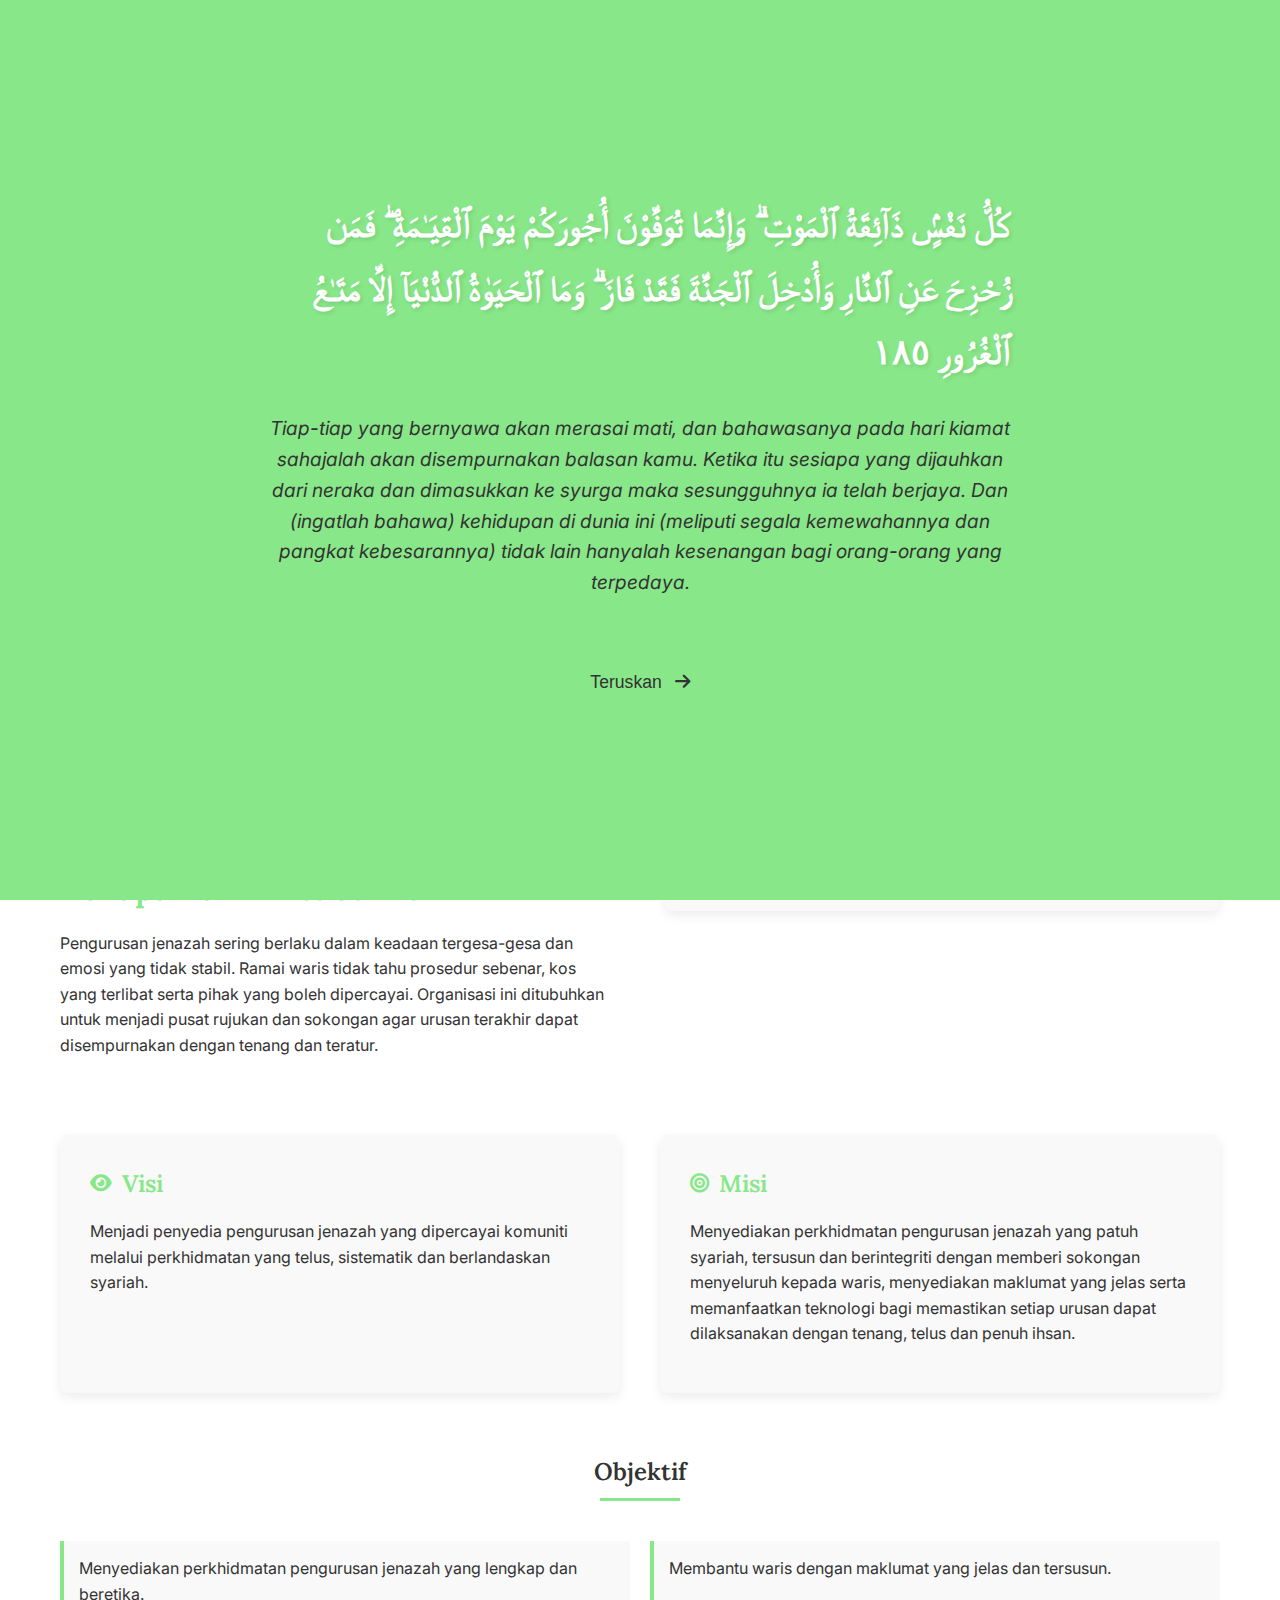
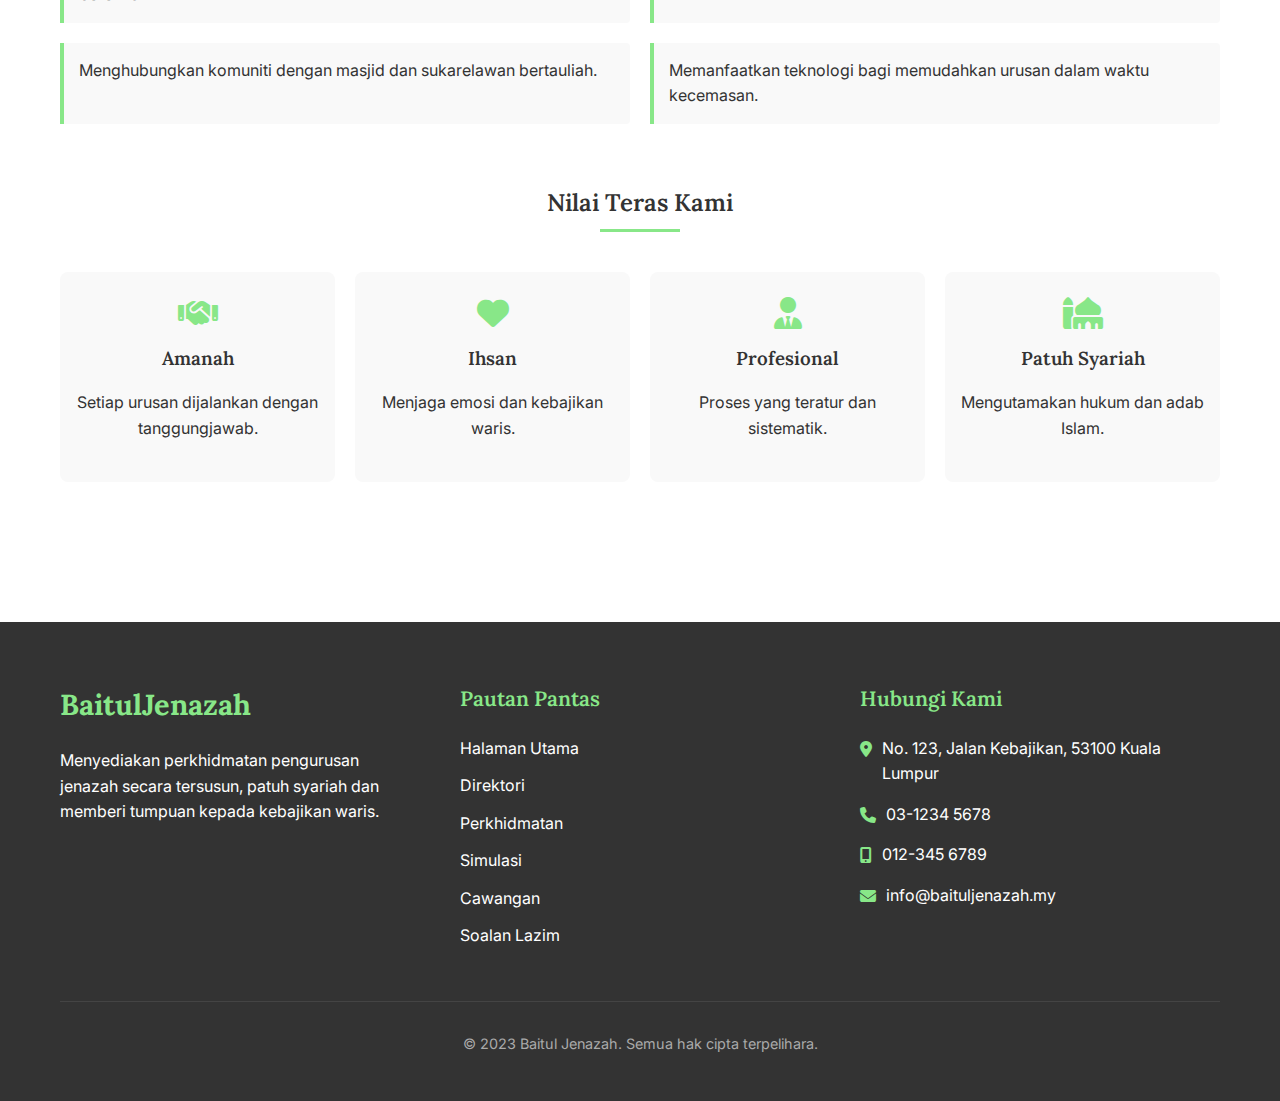
<file: index.html>
<!DOCTYPE html>
<html lang="ms">
<head>
    <meta charset="UTF-8">
    <meta name="viewport" content="width=device-width, initial-scale=1.0">
    <title>Baitul Jenazah - Pengurusan Jenazah Patuh Syariah</title>
    <link rel="preconnect" href="https://fonts.googleapis.com">
    <link rel="preconnect" href="https://fonts.gstatic.com" crossorigin>
    <link href="https://fonts.googleapis.com/css2?family=Lora:wght@400;500;600;700&family=Inter:wght@300;400;500;600&display=swap" rel="stylesheet">
    <link rel="stylesheet" href="https://cdnjs.cloudflare.com/ajax/libs/font-awesome/6.4.0/css/all.min.css">
    <link rel="icon" href="media/Logo BaitulJenazah.png" type="image/png">
    <style>
        /* Reset dan dasar */
        * {
            margin: 0;
            padding: 0;
            box-sizing: border-box;
        }
        
        :root {
            --primary-color: #88E788;
            --secondary-color: #FFFFFF;
            --text-dark: #333333;
            --text-light: #666666;
            --shadow: 0 4px 12px rgba(0, 0, 0, 0.08);
        }
        
        body {
            font-family: 'Inter', sans-serif;
            line-height: 1.6;
            color: var(--text-dark);
            background-color: #f9f9f9;
            overflow-x: hidden;
        }
        
        h1, h2, h3, h4, h5, h6 {
            font-family: 'Lora', serif;
            font-weight: 600;
            margin-bottom: 1rem;
        }
        
        p {
            margin-bottom: 1rem;
        }
        
        a {
            text-decoration: none;
            color: inherit;
        }
        
        ul {
            list-style: none;
        }
        
        .container {
            width: 100%;
            max-width: 1200px;
            margin: 0 auto;
            padding: 0 20px;
        }
        
        .btn {
            display: inline-block;
            background-color: var(--primary-color);
            color: var(--text-dark);
            padding: 12px 28px;
            border-radius: 4px;
            font-weight: 500;
            border: none;
            cursor: pointer;
            transition: all 0.3s ease;
            font-size: 1rem;
            text-align: center;
        }
        
        .btn:hover {
            background-color: #78d178;
            transform: translateY(-2px);
            box-shadow: var(--shadow);
        }
        
        .btn i {
            margin-left: 8px;
        }
        
        /* Loading page */
        .loading-page {
            position: fixed;
            top: 0;
            left: 0;
            width: 100%;
            height: 100%;
            background-color: var(--primary-color);
            display: flex;
            flex-direction: column;
            justify-content: center;
            align-items: center;
            z-index: 9999;
            transition: opacity 0.8s ease;
        }
        
        .loading-content {
            text-align: center;
            max-width: 800px;
            padding: 30px;
        }
        
        .arabic-text {
            font-size: 2.2rem;
            font-weight: 700;
            color: var(--secondary-color);
            text-align: right;
            direction: rtl;
            margin-bottom: 30px;
            line-height: 1.8;
            text-shadow: 2px 2px 4px rgba(0, 0, 0, 0.1);
        }
        
        .translation-text {
            font-size: 1.2rem;
            color: var(--text-dark);
            font-style: italic;
            margin-bottom: 40px;
            line-height: 1.6;
        }
        
        .loading-btn {
            margin-top: 20px;
            font-size: 1.1rem;
            padding: 14px 36px;
        }
        
        /* Header */
        header {
            background-color: var(--secondary-color);
            box-shadow: var(--shadow);
            position: sticky;
            top: 0;
            z-index: 100;
        }
        
        .header-container {
            display: flex;
            justify-content: space-between;
            align-items: center;
            padding: 20px;
        }
        
        .logo {
            font-family: 'Lora', serif;
            font-size: 1.8rem;
            font-weight: 700;
            color: var(--primary-color);
        }
        
        .logo span {
            color: var(--text-dark);
        }
        
        nav ul {
            display: flex;
            gap: 30px;
        }
        
        nav a {
            font-weight: 500;
            transition: color 0.3s;
            position: relative;
        }
        
        nav a:hover {
            color: var(--primary-color);
        }
        
        nav a.active {
            color: var(--primary-color);
        }
        
        nav a.active::after {
            content: '';
            position: absolute;
            bottom: -5px;
            left: 0;
            width: 100%;
            height: 2px;
            background-color: var(--primary-color);
        }
        
        .mobile-menu-btn {
            display: none;
            font-size: 1.5rem;
            background: none;
            border: none;
            color: var(--text-dark);
            cursor: pointer;
        }
        
        /* Hero section */
        .hero {
            background: linear-gradient(rgba(136, 231, 136, 0.9), rgba(136, 231, 136, 0.8)), url('https://images.unsplash.com/photo-1576091160550-2173dba999ef?ixlib=rb-4.0.3&auto=format&fit=crop&w=1350&q=80');
            background-size: cover;
            background-position: center;
            padding: 80px 0;
            text-align: center;
            color: var(--text-dark);
        }
        
        .hero h1 {
            font-size: 3rem;
            margin-bottom: 20px;
        }
        
        .hero p {
            font-size: 1.2rem;
            max-width: 800px;
            margin: 0 auto 30px;
        }
        
        /* Main content */
        .main-content {
            padding: 80px 0;
            background-color: var(--secondary-color);
        }
        
        .section-title {
            text-align: center;
            margin-bottom: 50px;
            position: relative;
        }
        
        .section-title::after {
            content: '';
            position: absolute;
            bottom: -10px;
            left: 50%;
            transform: translateX(-50%);
            width: 80px;
            height: 3px;
            background-color: var(--primary-color);
        }
        
        .about-content {
            display: grid;
            grid-template-columns: 1fr 1fr;
            gap: 50px;
            margin-bottom: 60px;
        }
        
        .about-text h2 {
            font-size: 2rem;
            color: var(--primary-color);
        }
        
        .mission-vision {
            display: grid;
            grid-template-columns: repeat(2, 1fr);
            gap: 40px;
            margin-bottom: 60px;
        }
        
        .card {
            background-color: #f9f9f9;
            padding: 30px;
            border-radius: 8px;
            box-shadow: var(--shadow);
            transition: transform 0.3s ease;
        }
        
        .card:hover {
            transform: translateY(-5px);
        }
        
        .card h3 {
            color: var(--primary-color);
            font-size: 1.5rem;
            display: flex;
            align-items: center;
            gap: 10px;
        }
        
        .card h3 i {
            font-size: 1.2rem;
        }
        
        .objectives {
            margin-bottom: 60px;
        }
        
        .objectives ul {
            display: grid;
            grid-template-columns: repeat(2, 1fr);
            gap: 20px;
        }
        
        .objectives li {
            padding: 15px;
            background-color: #f9f9f9;
            border-left: 4px solid var(--primary-color);
            border-radius: 0 4px 4px 0;
        }
        
        .core-values {
            margin-bottom: 60px;
        }
        
        .values-grid {
            display: grid;
            grid-template-columns: repeat(4, 1fr);
            gap: 20px;
        }
        
        .value-item {
            text-align: center;
            padding: 25px 15px;
            background-color: #f9f9f9;
            border-radius: 8px;
            transition: all 0.3s ease;
        }
        
        .value-item:hover {
            background-color: var(--primary-color);
            color: var(--text-dark);
        }
        
        .value-item i {
            font-size: 2rem;
            color: var(--primary-color);
            margin-bottom: 15px;
        }
        
        .value-item:hover i {
            color: var(--text-dark);
        }
        
        /* Footer */
        footer {
            background-color: #333;
            color: var(--secondary-color);
            padding: 60px 0 30px;
        }
        
        .footer-content {
            display: grid;
            grid-template-columns: repeat(3, 1fr);
            gap: 40px;
            margin-bottom: 40px;
        }
        
        .footer-logo {
            font-family: 'Lora', serif;
            font-size: 1.8rem;
            font-weight: 700;
            color: var(--primary-color);
            margin-bottom: 20px;
        }
        
        .footer-links h3, .footer-contact h3 {
            font-size: 1.3rem;
            margin-bottom: 20px;
            color: var(--primary-color);
        }
        
        .footer-links ul li {
            margin-bottom: 12px;
        }
        
        .footer-links ul li a:hover {
            color: var(--primary-color);
        }
        
        .footer-contact p {
            display: flex;
            align-items: flex-start;
            gap: 10px;
            margin-bottom: 15px;
        }
        
        .footer-contact i {
            color: var(--primary-color);
            margin-top: 5px;
        }
        
        .copyright {
            text-align: center;
            padding-top: 30px;
            border-top: 1px solid #444;
            font-size: 0.9rem;
            color: #aaa;
        }
        
        /* Responsif */
        @media (max-width: 992px) {
            .about-content {
                grid-template-columns: 1fr;
            }
            
            .mission-vision {
                grid-template-columns: 1fr;
            }
            
            .objectives ul {
                grid-template-columns: 1fr;
            }
            
            .values-grid {
                grid-template-columns: repeat(2, 1fr);
            }
            
            .footer-content {
                grid-template-columns: repeat(2, 1fr);
            }
            
            .hero h1 {
                font-size: 2.5rem;
            }
            
            .arabic-text {
                font-size: 1.8rem;
            }
        }
        
        @media (max-width: 768px) {
            .header-container {
                padding: 15px;
            }
            
            nav {
                position: fixed;
                top: 70px;
                left: 0;
                width: 100%;
                background-color: var(--secondary-color);
                box-shadow: var(--shadow);
                padding: 20px;
                transform: translateY(-100%);
                opacity: 0;
                visibility: hidden;
                transition: all 0.3s ease;
            }
            
            nav.active {
                transform: translateY(0);
                opacity: 1;
                visibility: visible;
            }
            
            nav ul {
                flex-direction: column;
                gap: 15px;
            }
            
            .mobile-menu-btn {
                display: block;
            }
            
            .hero {
                padding: 60px 0;
            }
            
            .hero h1 {
                font-size: 2rem;
            }
            
            .hero p {
                font-size: 1rem;
            }
            
            .main-content {
                padding: 60px 0;
            }
            
            .arabic-text {
                font-size: 1.5rem;
            }
        }
        
        @media (max-width: 576px) {
            .values-grid {
                grid-template-columns: 1fr;
            }
            
            .footer-content {
                grid-template-columns: 1fr;
            }
            
            .btn {
                width: 100%;
            }
            
            .arabic-text {
                font-size: 1.3rem;
            }
            
            .translation-text {
                font-size: 1rem;
            }
        }
    </style>
</head>
<body>
    <!-- Loading Page -->
    <div class="loading-page" id="loadingPage">
        <div class="loading-content">
            <div class="arabic-text">
                كُلُّ نَفْسٍۢ ذَآئِقَةُ ٱلْمَوْتِ ۗ وَإِنَّمَا تُوَفَّوْنَ أُجُورَكُمْ يَوْمَ ٱلْقِيَـٰمَةِ ۖ فَمَن زُحْزِحَ عَنِ ٱلنَّارِ وَأُدْخِلَ ٱلْجَنَّةَ فَقَدْ فَازَ ۗ وَمَا ٱلْحَيَوٰةُ ٱلدُّنْيَآ إِلَّا مَتَـٰعُ ٱلْغُرُورِ ١٨٥
            </div>
            <div class="translation-text">
                Tiap-tiap yang bernyawa akan merasai mati, dan bahawasanya pada hari kiamat sahajalah akan disempurnakan balasan kamu. Ketika itu sesiapa yang dijauhkan dari neraka dan dimasukkan ke syurga maka sesungguhnya ia telah berjaya. Dan (ingatlah bahawa) kehidupan di dunia ini (meliputi segala kemewahannya dan pangkat kebesarannya) tidak lain hanyalah kesenangan bagi orang-orang yang terpedaya.
            </div>
            <button class="btn loading-btn" id="continueBtn">
                Teruskan <i class="fas fa-arrow-right"></i>
            </button>
        </div>
    </div>

    <!-- Header -->
    <header>
        <div class="container header-container">
            <div class="logo">Baitul<span>Jenazah</span></div>
            <button class="mobile-menu-btn" id="mobileMenuBtn">
                <i class="fas fa-bars"></i>
            </button>
            <nav id="mainNav">
                <ul>
                    <li><a href="https://baituljenazah.github.io/" class="active">Laman Utama</a></li>
                    <li><a href="https://baituljenazah.github.io/direktori.html">Direktori</a></li>
                    <li><a href="https://baituljenazah.github.io/perkhidmatan.html">Perkhidmatan</a></li>
                    <li><a href="https://baituljenazah.github.io/simulasi.html">Simulasi</a></li>
                    <li><a href="https://baituljenazah.github.io/cawangan.html">Cawangan</a></li>
                    <li><a href="https://baituljenazah.github.io/soalanlazim.html">Soalan Lazim</a></li>
                </ul>
            </nav>
        </div>
    </header>

    <!-- Main Content -->
    <main>
        <!-- Hero Section -->
        <section class="hero" id="home">
            <div class="container">
                <h1>Baitul Jenazah</h1>
                <p>Menyediakan perkhidmatan pengurusan jenazah secara tersusun, patuh syariah dan memberi tumpuan kepada kebajikan waris.</p>
                <a href="#about" class="btn">Ketahui Lebih Lanjut <i class="fas fa-info-circle"></i></a>
            </div>
        </section>

        <!-- About Section -->
        <section class="main-content" id="about">
            <div class="container">
                <h2 class="section-title">Tentang Baitul Jenazah</h2>
                
                <div class="about-content">
                    <div class="about-text">
                        <h2>Siapa Kami</h2>
                        <p>Baitul Jenazah adalah sebuah organisasi yang menyediakan perkhidmatan pengurusan jenazah secara tersusun, patuh syariah dan memberi tumpuan kepada kebajikan waris. Kami memahami bahawa saat kehilangan adalah waktu yang sukar, justeru setiap urusan dijalankan dengan penuh amanah, ihsan dan hormat terhadap si mati serta keluarga.</p>
                        
                        <h2>Kenapa Kami Ditubuhkan</h2>
                        <p>Pengurusan jenazah sering berlaku dalam keadaan tergesa-gesa dan emosi yang tidak stabil. Ramai waris tidak tahu prosedur sebenar, kos yang terlibat serta pihak yang boleh dipercayai. Organisasi ini ditubuhkan untuk menjadi pusat rujukan dan sokongan agar urusan terakhir dapat disempurnakan dengan tenang dan teratur.</p>
                    </div>
                    
                    <div class="about-image">
                        <div class="card">
                            <h3><i class="fas fa-hands-helping"></i> Komitmen Kami</h3>
                            <p>Kami komited memastikan setiap pengurusan jenazah dilakukan dengan penuh hormat, ketelitian dan kesederhanaan tanpa mengambil kesempatan atas kesedihan waris. Kami percaya bahawa Baitul Jenazah bukan sekadar perkhidmatan tetapi amanah terakhir yang perlu disempurnakan dengan sebaiknya.</p>
                        </div>
                    </div>
                </div>
                
                <div class="mission-vision">
                    <div class="card">
                        <h3><i class="fas fa-eye"></i> Visi</h3>
                        <p>Menjadi penyedia pengurusan jenazah yang dipercayai komuniti melalui perkhidmatan yang telus, sistematik dan berlandaskan syariah.</p>
                    </div>
                    
                    <div class="card">
                        <h3><i class="fas fa-bullseye"></i> Misi</h3>
                        <p>Menyediakan perkhidmatan pengurusan jenazah yang patuh syariah, tersusun dan berintegriti dengan memberi sokongan menyeluruh kepada waris, menyediakan maklumat yang jelas serta memanfaatkan teknologi bagi memastikan setiap urusan dapat dilaksanakan dengan tenang, telus dan penuh ihsan.</p>
                    </div>
                </div>
                
                <div class="objectives">
                    <h2 class="section-title">Objektif</h2>
                    <ul>
                        <li>Menyediakan perkhidmatan pengurusan jenazah yang lengkap dan beretika.</li>
                        <li>Membantu waris dengan maklumat yang jelas dan tersusun.</li>
                        <li>Menghubungkan komuniti dengan masjid dan sukarelawan bertauliah.</li>
                        <li>Memanfaatkan teknologi bagi memudahkan urusan dalam waktu kecemasan.</li>
                    </ul>
                </div>
                
                <div class="core-values">
                    <h2 class="section-title">Nilai Teras Kami</h2>
                    <div class="values-grid">
                        <div class="value-item">
                            <i class="fas fa-handshake"></i>
                            <h3>Amanah</h3>
                            <p>Setiap urusan dijalankan dengan tanggungjawab.</p>
                        </div>
                        <div class="value-item">
                            <i class="fas fa-heart"></i>
                            <h3>Ihsan</h3>
                            <p>Menjaga emosi dan kebajikan waris.</p>
                        </div>
                        <div class="value-item">
                            <i class="fas fa-user-tie"></i>
                            <h3>Profesional</h3>
                            <p>Proses yang teratur dan sistematik.</p>
                        </div>
                        <div class="value-item">
                            <i class="fas fa-mosque"></i>
                            <h3>Patuh Syariah</h3>
                            <p>Mengutamakan hukum dan adab Islam.</p>
                        </div>
                    </div>
                </div>
            </div>
        </section>
    </main>

    <!-- Footer -->
    <footer id="contact">
        <div class="container">
            <div class="footer-content">
                <div class="footer-about">
                    <div class="footer-logo">BaitulJenazah</div>
                    <p>Menyediakan perkhidmatan pengurusan jenazah secara tersusun, patuh syariah dan memberi tumpuan kepada kebajikan waris.</p>
                </div>
                
                <div class="footer-links">
                    <h3>Pautan Pantas</h3>
                    <ul>
                        <li><a href="https://baituljenazah.github.io/" class="active">Halaman Utama</a></li>
                        <li><a href="https://baituljenazah.github.io/direktori.html">Direktori</a></li>
                        <li><a href="https://baituljenazah.github.io/perkhidmatan.html">Perkhidmatan</a></li>
                        <li><a href="https://baituljenazah.github.io/simulasi.html">Simulasi</a></li>
                        <li><a href="https://baituljenazah.github.io/cawangan.html">Cawangan</a></li>
                        <li><a href="https://baituljenazah.github.io/soalanlazim.html">Soalan Lazim</a></li>
                    </ul>
                </div>
                
                <div class="footer-contact">
                    <h3>Hubungi Kami</h3>
                    <p><i class="fas fa-map-marker-alt"></i> No. 123, Jalan Kebajikan, 53100 Kuala Lumpur</p>
                    <p><i class="fas fa-phone"></i> 03-1234 5678</p>
                    <p><i class="fas fa-mobile-alt"></i> 012-345 6789</p>
                    <p><i class="fas fa-envelope"></i> info@baituljenazah.my</p>
                </div>
            </div>
            
            <div class="copyright">
                <p>&copy; 2023 Baitul Jenazah. Semua hak cipta terpelihara.</p>
            </div>
        </div>
    </footer>

    <script>
        // Loading page functionality
        document.addEventListener('DOMContentLoaded', function() {
            const loadingPage = document.getElementById('loadingPage');
            const continueBtn = document.getElementById('continueBtn');
            const mobileMenuBtn = document.getElementById('mobileMenuBtn');
            const mainNav = document.getElementById('mainNav');
            
            // Continue button - hide loading page
            continueBtn.addEventListener('click', function() {
                loadingPage.style.opacity = '0';
                setTimeout(() => {
                    loadingPage.style.display = 'none';
                }, 800);
                
                // Smooth scroll to home section
                document.querySelector('#home').scrollIntoView({
                    behavior: 'smooth'
                });
            });
            
            // Mobile menu toggle
            mobileMenuBtn.addEventListener('click', function() {
                mainNav.classList.toggle('active');
                mobileMenuBtn.innerHTML = mainNav.classList.contains('active') 
                    ? '<i class="fas fa-times"></i>' 
                    : '<i class="fas fa-bars"></i>';
            });
            
            // Close mobile menu when clicking on a link
            const navLinks = document.querySelectorAll('nav a');
            navLinks.forEach(link => {
                link.addEventListener('click', function() {
                    mainNav.classList.remove('active');
                    mobileMenuBtn.innerHTML = '<i class="fas fa-bars"></i>';
                });
            });
            
            // Smooth scrolling for anchor links
            document.querySelectorAll('a[href^="#"]').forEach(anchor => {
                anchor.addEventListener('click', function(e) {
                    e.preventDefault();
                    
                    const targetId = this.getAttribute('href');
                    if(targetId === '#') return;
                    
                    const targetElement = document.querySelector(targetId);
                    if(targetElement) {
                        window.scrollTo({
                            top: targetElement.offsetTop - 80,
                            behavior: 'smooth'
                        });
                    }
                });
            });
            
            // Active navigation highlighting
            window.addEventListener('scroll', function() {
                const sections = document.querySelectorAll('section');
                const navLinks = document.querySelectorAll('nav a');
                
                let current = '';
                sections.forEach(section => {
                    const sectionTop = section.offsetTop;
                    const sectionHeight = section.clientHeight;
                    if(scrollY >= (sectionTop - 100)) {
                        current = section.getAttribute('id');
                    }
                });
                
                navLinks.forEach(link => {
                    link.classList.remove('active');
                    if(link.getAttribute('href') === '#' + current) {
                        link.classList.add('active');
                    }
                });
            });
            
            // Auto-hide loading page after 10 seconds
            setTimeout(function() {
                if(loadingPage.style.display !== 'none') {
                    loadingPage.style.opacity = '0';
                    setTimeout(() => {
                        loadingPage.style.display = 'none';
                    }, 800);
                }
            }, 10000);
        });
    </script>
</body>
</html>
</file>
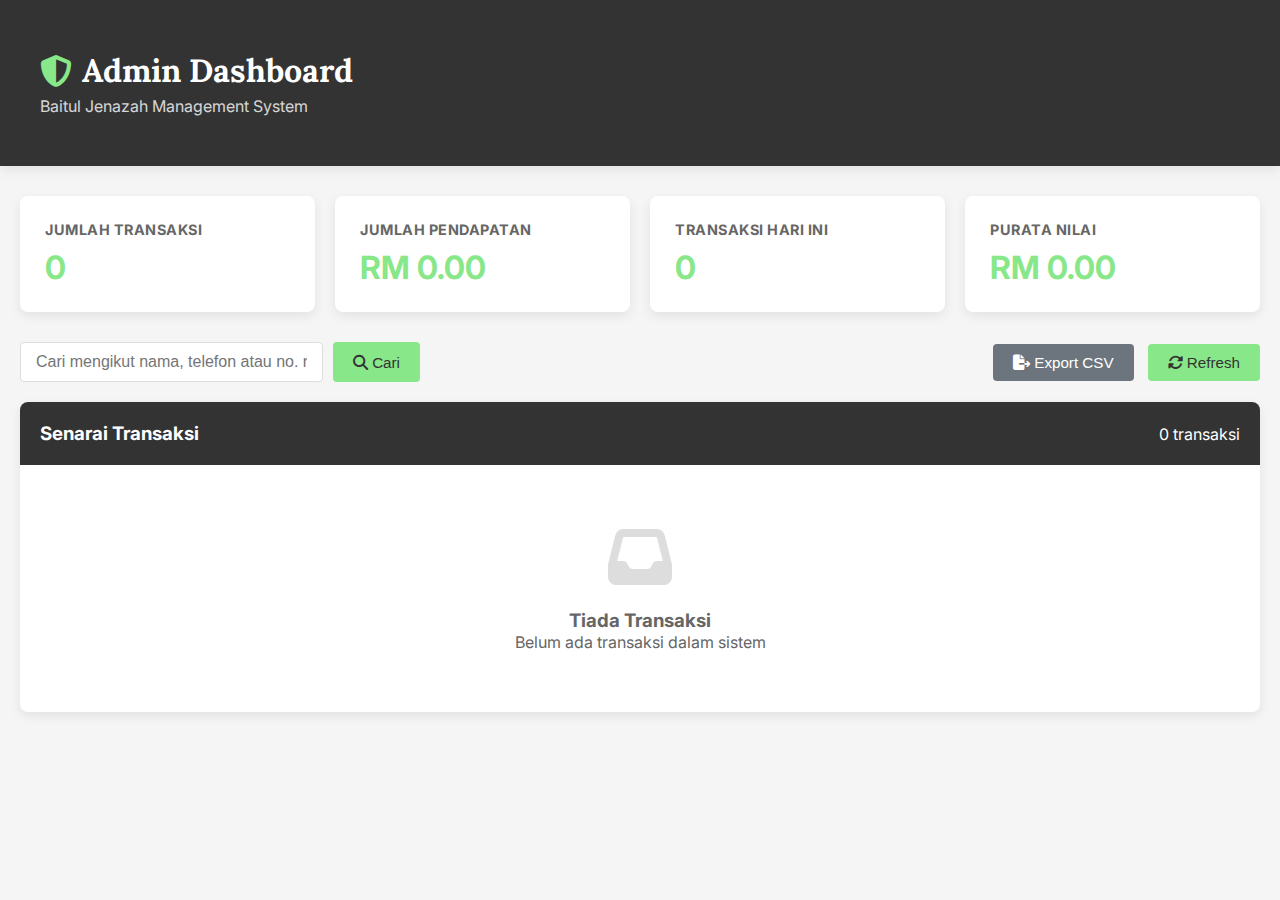
<file: admin.html>
<!DOCTYPE html>
<html lang="ms">
<head>
    <meta charset="UTF-8">
    <meta name="viewport" content="width=device-width, initial-scale=1.0">
    <title>Admin Dashboard - Baitul Jenazah</title>
    <link rel="preconnect" href="https://fonts.googleapis.com">
    <link rel="preconnect" href="https://fonts.gstatic.com" crossorigin>
    <link href="https://fonts.googleapis.com/css2?family=Lora:wght@400;500;600;700&family=Inter:wght@300;400;500;600&display=swap" rel="stylesheet">
    <link rel="stylesheet" href="https://cdnjs.cloudflare.com/ajax/libs/font-awesome/6.4.0/css/all.min.css">
    <style>
        * {
            margin: 0;
            padding: 0;
            box-sizing: border-box;
        }
        
        :root {
            --primary-color: #88E788;
            --secondary-color: #FFFFFF;
            --text-dark: #333333;
            --text-light: #666666;
            --shadow: 0 4px 12px rgba(0, 0, 0, 0.08);
            --danger: #e74c3c;
            --success: #27ae60;
        }
        
        body {
            font-family: 'Inter', sans-serif;
            background-color: #f5f5f5;
            color: var(--text-dark);
        }
        
        .header {
            background-color: var(--text-dark);
            color: white;
            padding: 20px;
            box-shadow: var(--shadow);
        }
        
        .header h1 {
            font-family: 'Lora', serif;
            display: flex;
            align-items: center;
            gap: 10px;
        }
        
        .header h1 i {
            color: var(--primary-color);
        }
        
        .container {
            max-width: 1400px;
            margin: 0 auto;
            padding: 30px 20px;
        }
        
        .stats-grid {
            display: grid;
            grid-template-columns: repeat(auto-fit, minmax(250px, 1fr));
            gap: 20px;
            margin-bottom: 30px;
        }
        
        .stat-card {
            background: white;
            padding: 25px;
            border-radius: 8px;
            box-shadow: var(--shadow);
        }
        
        .stat-card h3 {
            font-size: 0.9rem;
            color: var(--text-light);
            margin-bottom: 10px;
            text-transform: uppercase;
            letter-spacing: 0.5px;
        }
        
        .stat-value {
            font-size: 2rem;
            font-weight: 700;
            color: var(--primary-color);
        }
        
        .controls {
            display: flex;
            justify-content: space-between;
            align-items: center;
            margin-bottom: 20px;
            flex-wrap: wrap;
            gap: 15px;
        }
        
        .search-box {
            display: flex;
            gap: 10px;
            flex: 1;
            max-width: 400px;
        }
        
        .search-box input {
            flex: 1;
            padding: 10px 15px;
            border: 1px solid #ddd;
            border-radius: 4px;
            font-size: 1rem;
        }
        
        .btn {
            padding: 10px 20px;
            border: none;
            border-radius: 4px;
            font-weight: 500;
            cursor: pointer;
            transition: all 0.3s ease;
            font-size: 0.95rem;
        }
        
        .btn-primary {
            background-color: var(--primary-color);
            color: var(--text-dark);
        }
        
        .btn-primary:hover {
            background-color: #78d178;
        }
        
        .btn-danger {
            background-color: var(--danger);
            color: white;
        }
        
        .btn-danger:hover {
            background-color: #c0392b;
        }
        
        .transactions-table {
            background: white;
            border-radius: 8px;
            box-shadow: var(--shadow);
            overflow: hidden;
        }
        
        .table-header {
            background-color: var(--text-dark);
            color: white;
            padding: 20px;
            display: flex;
            justify-content: space-between;
            align-items: center;
        }
        
        .table-wrapper {
            overflow-x: auto;
        }
        
        table {
            width: 100%;
            border-collapse: collapse;
        }
        
        thead {
            background-color: #f9f9f9;
        }
        
        th {
            padding: 15px;
            text-align: left;
            font-weight: 600;
            color: var(--text-dark);
            border-bottom: 2px solid #eee;
        }
        
        td {
            padding: 15px;
            border-bottom: 1px solid #eee;
        }
        
        tbody tr:hover {
            background-color: #f9f9f9;
        }
        
        .status-badge {
            padding: 5px 12px;
            border-radius: 20px;
            font-size: 0.85rem;
            font-weight: 500;
        }
        
        .status-completed {
            background-color: #d4edda;
            color: #155724;
        }
        
        .view-btn {
            background-color: var(--primary-color);
            color: var(--text-dark);
            padding: 6px 15px;
            border-radius: 4px;
            border: none;
            cursor: pointer;
            font-size: 0.9rem;
        }
        
        .view-btn:hover {
            background-color: #78d178;
        }
        
        .modal {
            display: none;
            position: fixed;
            top: 0;
            left: 0;
            width: 100%;
            height: 100%;
            background-color: rgba(0,0,0,0.5);
            z-index: 1000;
            overflow-y: auto;
        }
        
        .modal.active {
            display: flex;
            align-items: center;
            justify-content: center;
        }
        
        .modal-content {
            background: white;
            width: 90%;
            max-width: 700px;
            border-radius: 8px;
            margin: 20px;
            max-height: 90vh;
            overflow-y: auto;
        }
        
        .modal-header {
            padding: 20px;
            background-color: var(--primary-color);
            display: flex;
            justify-content: space-between;
            align-items: center;
            border-radius: 8px 8px 0 0;
        }
        
        .modal-header h3 {
            margin: 0;
            font-family: 'Lora', serif;
        }
        
        .close-btn {
            background: none;
            border: none;
            font-size: 1.5rem;
            cursor: pointer;
            color: var(--text-dark);
        }
        
        .modal-body {
            padding: 30px;
        }
        
        .detail-section {
            margin-bottom: 25px;
        }
        
        .detail-section h4 {
            color: var(--primary-color);
            margin-bottom: 10px;
            font-size: 1.1rem;
        }
        
        .detail-row {
            display: grid;
            grid-template-columns: 150px 1fr;
            padding: 8px 0;
            border-bottom: 1px solid #f0f0f0;
        }
        
        .detail-label {
            font-weight: 600;
            color: var(--text-dark);
        }
        
        .detail-value {
            color: var(--text-light);
        }
        
        .items-list {
            background: #f9f9f9;
            padding: 15px;
            border-radius: 4px;
        }
        
        .item-row {
            display: flex;
            justify-content: space-between;
            padding: 8px 0;
            border-bottom: 1px solid #e0e0e0;
        }
        
        .item-row:last-child {
            border-bottom: none;
            font-weight: 600;
            margin-top: 10px;
            padding-top: 15px;
            border-top: 2px solid #ddd;
        }
        
        .empty-state {
            text-align: center;
            padding: 60px 20px;
            color: var(--text-light);
        }
        
        .empty-state i {
            font-size: 4rem;
            color: #ddd;
            margin-bottom: 20px;
        }
        
        .loading {
            text-align: center;
            padding: 40px;
            color: var(--text-light);
        }
        
        .loading i {
            font-size: 2rem;
            color: var(--primary-color);
        }
        
        .export-btn {
            background-color: #6c757d;
            color: white;
        }
        
        .export-btn:hover {
            background-color: #5a6268;
        }
        
        @media (max-width: 768px) {
            .stats-grid {
                grid-template-columns: 1fr;
            }
            
            .controls {
                flex-direction: column;
                align-items: stretch;
            }
            
            .search-box {
                max-width: 100%;
            }
            
            .detail-row {
                grid-template-columns: 1fr;
                gap: 5px;
            }
            
            table {
                font-size: 0.9rem;
            }
            
            th, td {
                padding: 10px;
            }
        }
    </style>
</head>
<body>
    <!-- Simple Password Protection (optional) -->
    <script>
        // Comment/remove this section if you don't want password protection
        const ADMIN_PASSWORD = "admin123"; // Change this to your preferred password
        
        function checkPassword() {
            const password = prompt("Sila masukkan kata laluan admin:");
            if (password !== ADMIN_PASSWORD) {
                alert("Kata laluan salah!");
                window.location.href = "index.html"; // Redirect to homepage
            }
        }
        
        // Uncomment line below to enable password protection
        // window.onload = checkPassword;
    </script>

    <div class="header">
        <div class="container">
            <h1><i class="fas fa-shield-alt"></i> Admin Dashboard</h1>
            <p style="margin: 5px 0 0 0; opacity: 0.8;">Baitul Jenazah Management System</p>
        </div>
    </div>

    <div class="container">
        <div class="stats-grid">
            <div class="stat-card">
                <h3>Jumlah Transaksi</h3>
                <div class="stat-value" id="totalTransactions">0</div>
            </div>
            <div class="stat-card">
                <h3>Jumlah Pendapatan</h3>
                <div class="stat-value" id="totalRevenue">RM 0.00</div>
            </div>
            <div class="stat-card">
                <h3>Transaksi Hari Ini</h3>
                <div class="stat-value" id="todayTransactions">0</div>
            </div>
            <div class="stat-card">
                <h3>Purata Nilai</h3>
                <div class="stat-value" id="avgValue">RM 0.00</div>
            </div>
        </div>

        <div class="controls">
            <div class="search-box">
                <input type="text" id="searchInput" placeholder="Cari mengikut nama, telefon atau no. rujukan...">
                <button class="btn btn-primary" onclick="searchTransactions()">
                    <i class="fas fa-search"></i> Cari
                </button>
            </div>
            <div>
                <button class="btn export-btn" onclick="exportToCSV()">
                    <i class="fas fa-file-export"></i> Export CSV
                </button>
                <button class="btn btn-primary" onclick="loadTransactions()" style="margin-left: 10px;">
                    <i class="fas fa-sync-alt"></i> Refresh
                </button>
            </div>
        </div>

        <div class="transactions-table">
            <div class="table-header">
                <h3>Senarai Transaksi</h3>
                <span id="transactionCount">0 transaksi</span>
            </div>
            
            <div id="loadingState" class="loading" style="display: none;">
                <i class="fas fa-spinner fa-spin"></i>
                <p>Memuatkan data...</p>
            </div>
            
            <div id="tableContent" style="display: none;">
                <div class="table-wrapper">
                    <table>
                        <thead>
                            <tr>
                                <th>No. Rujukan</th>
                                <th>Tarikh & Masa</th>
                                <th>Nama Pelanggan</th>
                                <th>Telefon</th>
                                <th>Jumlah</th>
                                <th>Status</th>
                                <th>Tindakan</th>
                            </tr>
                        </thead>
                        <tbody id="transactionsBody">
                        </tbody>
                    </table>
                </div>
            </div>
            
            <div id="emptyState" class="empty-state" style="display: none;">
                <i class="fas fa-inbox"></i>
                <h3>Tiada Transaksi</h3>
                <p>Belum ada transaksi dalam sistem</p>
            </div>
        </div>
    </div>

    <!-- Detail Modal -->
    <div class="modal" id="detailModal">
        <div class="modal-content">
            <div class="modal-header">
                <h3>Butiran Transaksi</h3>
                <button class="close-btn" onclick="closeModal()">
                    <i class="fas fa-times"></i>
                </button>
            </div>
            <div class="modal-body" id="modalBody">
            </div>
        </div>
    </div>

    <script>
        let allTransactions = [];
        let filteredTransactions = [];

        // Load transactions from localStorage
        async function loadTransactions() {
            try {
                document.getElementById('loadingState').style.display = 'block';
                document.getElementById('tableContent').style.display = 'none';
                document.getElementById('emptyState').style.display = 'none';

                // Read from localStorage
                const transactionsStr = localStorage.getItem('baituljenazah_transactions');
                
                if (!transactionsStr) {
                    showEmptyState();
                    return;
                }

                allTransactions = JSON.parse(transactionsStr);
                
                // Sort by timestamp (newest first)
                allTransactions.sort((a, b) => new Date(b.timestamp) - new Date(a.timestamp));
                
                filteredTransactions = [...allTransactions];
                displayTransactions();
                updateStats();

            } catch (error) {
                console.error('Error loading transactions:', error);
                showEmptyState();
            } finally {
                document.getElementById('loadingState').style.display = 'none';
            }
        }

        function displayTransactions() {
            const tbody = document.getElementById('transactionsBody');
            
            if (filteredTransactions.length === 0) {
                showEmptyState();
                return;
            }

            document.getElementById('tableContent').style.display = 'block';
            document.getElementById('emptyState').style.display = 'none';

            tbody.innerHTML = filteredTransactions.map(trans => `
                <tr>
                    <td><strong>${trans.refNumber}</strong></td>
                    <td>${trans.date}</td>
                    <td>${trans.customer.name}</td>
                    <td>${trans.customer.phone}</td>
                    <td><strong>RM ${trans.total.toLocaleString('en-MY', {minimumFractionDigits: 2})}</strong></td>
                    <td><span class="status-badge status-completed">${trans.status}</span></td>
                    <td>
                        <button class="view-btn" onclick='viewTransaction(${JSON.stringify(trans).replace(/'/g, "&#39;")})'>
                            <i class="fas fa-eye"></i> Lihat
                        </button>
                    </td>
                </tr>
            `).join('');

            document.getElementById('transactionCount').textContent = `${filteredTransactions.length} transaksi`;
        }

        function showEmptyState() {
            document.getElementById('loadingState').style.display = 'none';
            document.getElementById('tableContent').style.display = 'none';
            document.getElementById('emptyState').style.display = 'block';
            document.getElementById('transactionCount').textContent = '0 transaksi';
        }

        function updateStats() {
            const totalTransactions = allTransactions.length;
            const totalRevenue = allTransactions.reduce((sum, t) => sum + t.total, 0);
            
            // Today's transactions
            const today = new Date().toDateString();
            const todayTrans = allTransactions.filter(t => {
                const transDate = new Date(t.timestamp).toDateString();
                return transDate === today;
            }).length;
            
            const avgValue = totalTransactions > 0 ? totalRevenue / totalTransactions : 0;

            document.getElementById('totalTransactions').textContent = totalTransactions;
            document.getElementById('totalRevenue').textContent = `RM ${totalRevenue.toLocaleString('en-MY', {minimumFractionDigits: 2})}`;
            document.getElementById('todayTransactions').textContent = todayTrans;
            document.getElementById('avgValue').textContent = `RM ${avgValue.toLocaleString('en-MY', {minimumFractionDigits: 2})}`;
        }

        function searchTransactions() {
            const query = document.getElementById('searchInput').value.toLowerCase();
            
            if (!query) {
                filteredTransactions = [...allTransactions];
            } else {
                filteredTransactions = allTransactions.filter(trans => 
                    trans.refNumber.toLowerCase().includes(query) ||
                    trans.customer.name.toLowerCase().includes(query) ||
                    trans.customer.phone.includes(query) ||
                    (trans.customer.email && trans.customer.email.toLowerCase().includes(query))
                );
            }
            
            displayTransactions();
        }

        function viewTransaction(transaction) {
            const modal = document.getElementById('detailModal');
            const modalBody = document.getElementById('modalBody');
            
            modalBody.innerHTML = `
                <div class="detail-section">
                    <h4><i class="fas fa-info-circle"></i> Maklumat Transaksi</h4>
                    <div class="detail-row">
                        <span class="detail-label">No. Rujukan:</span>
                        <span class="detail-value">${transaction.refNumber}</span>
                    </div>
                    <div class="detail-row">
                        <span class="detail-label">Tarikh & Masa:</span>
                        <span class="detail-value">${transaction.date}</span>
                    </div>
                    <div class="detail-row">
                        <span class="detail-label">Status:</span>
                        <span class="detail-value"><span class="status-badge status-completed">${transaction.status}</span></span>
                    </div>
                </div>

                <div class="detail-section">
                    <h4><i class="fas fa-user"></i> Maklumat Pelanggan</h4>
                    <div class="detail-row">
                        <span class="detail-label">Nama:</span>
                        <span class="detail-value">${transaction.customer.name}</span>
                    </div>
                    <div class="detail-row">
                        <span class="detail-label">Telefon:</span>
                        <span class="detail-value">${transaction.customer.phone}</span>
                    </div>
                    <div class="detail-row">
                        <span class="detail-label">Email:</span>
                        <span class="detail-value">${transaction.customer.email || '-'}</span>
                    </div>
                    <div class="detail-row">
                        <span class="detail-label">Alamat:</span>
                        <span class="detail-value">${transaction.customer.address}</span>
                    </div>
                    ${transaction.customer.notes ? `
                    <div class="detail-row">
                        <span class="detail-label">Nota:</span>
                        <span class="detail-value">${transaction.customer.notes}</span>
                    </div>
                    ` : ''}
                </div>

                <div class="detail-section">
                    <h4><i class="fas fa-credit-card"></i> Maklumat Pembayaran</h4>
                    <div class="detail-row">
                        <span class="detail-label">Kaedah:</span>
                        <span class="detail-value">${transaction.payment.method === 'credit_card' ? 'Kad Kredit/Debit' : 'Bank Transfer Online'}</span>
                    </div>
                    <div class="detail-row">
                        <span class="detail-label">Nama Kad:</span>
                        <span class="detail-value">${transaction.payment.cardName}</span>
                    </div>
                    <div class="detail-row">
                        <span class="detail-label">No. Kad:</span>
                        <span class="detail-value">**** **** **** ${transaction.payment.cardLast4}</span>
                    </div>
                </div>

                <div class="detail-section">
                    <h4><i class="fas fa-shopping-cart"></i> Item Pesanan</h4>
                    <div class="items-list">
                        ${transaction.items.map(item => `
                            <div class="item-row">
                                <div>
                                    <strong>${item.name}</strong>
                                    <div style="font-size: 0.85rem; color: #666;">${item.category}</div>
                                </div>
                                <div style="font-weight: 600;">RM ${item.price.toLocaleString('en-MY', {minimumFractionDigits: 2})}</div>
                            </div>
                        `).join('')}
                        <div class="item-row">
                            <span>JUMLAH KESELURUHAN</span>
                            <span style="color: #88E788;">RM ${transaction.total.toLocaleString('en-MY', {minimumFractionDigits: 2})}</span>
                        </div>
                    </div>
                </div>

                <div style="margin-top: 20px; display: flex; gap: 10px;">
                    <button class="btn btn-primary" onclick="window.print()">
                        <i class="fas fa-print"></i> Cetak
                    </button>
                    <button class="btn btn-danger" onclick="deleteTransaction('${transaction.refNumber}')">
                        <i class="fas fa-trash"></i> Padam
                    </button>
                </div>
            `;
            
            modal.classList.add('active');
        }

        function closeModal() {
            document.getElementById('detailModal').classList.remove('active');
        }

        async function deleteTransaction(refNumber) {
            if (!confirm('Adakah anda pasti mahu memadam transaksi ini?')) {
                return;
            }

            try {
                // Remove from localStorage
                const transactions = JSON.parse(localStorage.getItem('baituljenazah_transactions') || '[]');
                const filtered = transactions.filter(t => t.refNumber !== refNumber);
                localStorage.setItem('baituljenazah_transactions', JSON.stringify(filtered));
                
                closeModal();
                await loadTransactions();
                alert('Transaksi berjaya dipadam');
            } catch (error) {
                console.error('Error deleting transaction:', error);
                alert('Ralat semasa memadam transaksi');
            }
        }

        function exportToCSV() {
            if (allTransactions.length === 0) {
                alert('Tiada data untuk diexport');
                return;
            }

            // Create CSV content
            const headers = ['No. Rujukan', 'Tarikh', 'Nama', 'Telefon', 'Email', 'Alamat', 'Jumlah', 'Status'];
            
            const csvRows = [
                headers.join(','),
                ...allTransactions.map(trans => [
                    trans.refNumber,
                    `"${trans.date}"`,
                    `"${trans.customer.name}"`,
                    trans.customer.phone,
                    `"${trans.customer.email || ''}"`,
                    `"${trans.customer.address}"`,
                    trans.total,
                    trans.status
                ].join(','))
            ];

            const csvString = csvRows.join('\n');
            
            // Create download link
            const blob = new Blob([csvString], { type: 'text/csv' });
            const url = window.URL.createObjectURL(blob);
            const a = document.createElement('a');
            a.href = url;
            a.download = `transactions_${new Date().toISOString().split('T')[0]}.csv`;
            document.body.appendChild(a);
            a.click();
            document.body.removeChild(a);
            window.URL.revokeObjectURL(url);
        }

        // Search on Enter key
        document.getElementById('searchInput').addEventListener('keypress', function(e) {
            if (e.key === 'Enter') {
                searchTransactions();
            }
        });

        // Load transactions on page load
        loadTransactions();
    </script>
</body>
</html>
</file>
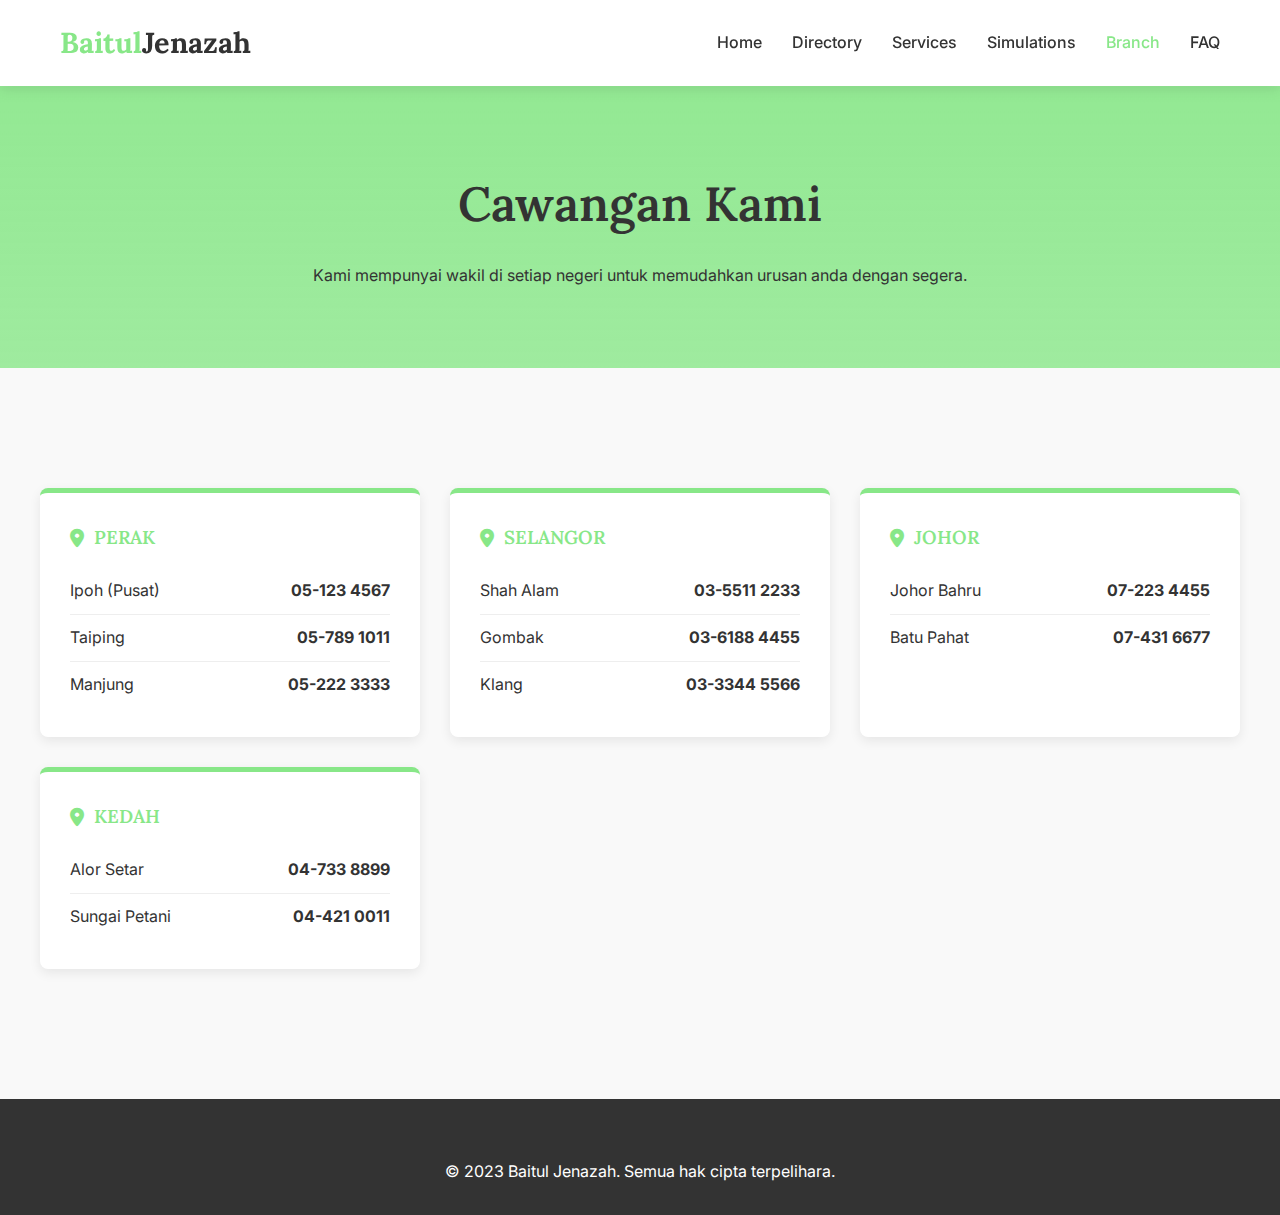
<file: branch.html>
<!DOCTYPE html>
<html lang="ms">
<head>
    <meta charset="UTF-8">
    <meta name="viewport" content="width=device-width, initial-scale=1.0">
    <title>Branch - Baitul Jenazah</title>
    <link rel="preconnect" href="https://fonts.googleapis.com">
    <link rel="preconnect" href="https://fonts.gstatic.com" crossorigin>
    <link href="https://fonts.googleapis.com/css2?family=Lora:wght@400;500;600;700&family=Inter:wght@300;400;500;600&display=swap" rel="stylesheet">
    <link rel="stylesheet" href="https://cdnjs.cloudflare.com/ajax/libs/font-awesome/6.4.0/css/all.min.css">
    
    <style>
        /* Menggunakan CSS yang sama dengan Directory/Services */
        * {
            margin: 0;
            padding: 0;
            box-sizing: border-box;
        }
        
        :root {
            --primary-color: #88E788;
            --secondary-color: #FFFFFF;
            --text-dark: #333333;
            --text-light: #666666;
            --shadow: 0 4px 12px rgba(0, 0, 0, 0.08);
        }
        
        body {
            font-family: 'Inter', sans-serif;
            line-height: 1.6;
            color: var(--text-dark);
            background-color: #f9f9f9;
        }
        
        h1, h2, h3 {
            font-family: 'Lora', serif;
            font-weight: 600;
        }
        
        .container {
            width: 100%;
            max-width: 1200px;
            margin: 0 auto;
            padding: 0 20px;
        }
        
        /* Header */
        header {
            background-color: var(--secondary-color);
            box-shadow: var(--shadow);
            position: sticky;
            top: 0;
            z-index: 100;
        }
        
        .header-container {
            display: flex;
            justify-content: space-between;
            align-items: center;
            padding: 20px;
        }
        
        .logo {
            font-family: 'Lora', serif;
            font-size: 1.8rem;
            font-weight: 700;
            color: var(--primary-color);
        }
        
        .logo span { color: var(--text-dark); }
        
        nav ul { display: flex; gap: 30px; list-style: none; }
        
        nav a {
            text-decoration: none;
            color: var(--text-dark);
            font-weight: 500;
            transition: color 0.3s;
        }
        
        nav a:hover, nav a.active { color: var(--primary-color); }

        /* Hero */
        .hero {
            background: linear-gradient(rgba(136, 231, 136, 0.9), rgba(136, 231, 136, 0.8)), url('https://images.unsplash.com/photo-1576091160550-2173dba999ef?ixlib=rb-4.0.3&auto=format&fit=crop&w=1350&q=80');
            background-size: cover;
            background-position: center;
            padding: 80px 0;
            text-align: center;
            color: var(--text-dark);
        }
        
        .hero h1 { font-size: 3rem; margin-bottom: 20px; }

        /* Branch Content */
        .branch-section { padding: 80px 0; }

        .branch-grid {
            display: grid;
            grid-template-columns: repeat(auto-fit, minmax(300px, 1fr));
            gap: 30px;
            margin-top: 40px;
        }

        .branch-card {
            background: white;
            padding: 30px;
            border-radius: 8px;
            box-shadow: var(--shadow);
            border-top: 5px solid var(--primary-color);
            transition: transform 0.3s ease;
        }

        .branch-card:hover { transform: translateY(-5px); }

        .branch-card h3 {
            color: var(--primary-color);
            margin-bottom: 15px;
            display: flex;
            align-items: center;
            gap: 10px;
        }

        .branch-card ul { list-style: none; }

        .branch-card ul li {
            padding: 10px 0;
            border-bottom: 1px solid #eee;
            display: flex;
            justify-content: space-between;
        }

        .branch-card ul li:last-child { border-bottom: none; }

        /* Footer */
        footer {
            background-color: #333;
            color: white;
            padding: 60px 0 30px;
            text-align: center;
            margin-top: 50px;
        }
    </style>
</head>
<body>

    <header>
        <div class="container header-container">
            <div class="logo">Baitul<span>Jenazah</span></div>
            <nav>
                <ul>
                    <li><a href="https://baituljenazah.github.io/">Home</a></li>
                    <li><a href="https://baituljenazah.github.io/directory.html">Directory</a></li>
                    <li><a href="https://baituljenazah.github.io/services.html">Services</a></li>
                    <li><a href="https://baituljenazah.github.io/simulations.html">Simulations</a></li>
                    <li><a href="https://baituljenazah.github.io/branch.html" class="active">Branch</a></li>
                    <li><a href="https://baituljenazah.github.io/faq.html">FAQ</a></li>
                </ul>
            </nav>
        </div>
    </header>

    <section class="hero">
        <div class="container">
            <h1>Cawangan Kami</h1>
            <p>Kami mempunyai wakil di setiap negeri untuk memudahkan urusan anda dengan segera.</p>
        </div>
    </section>

    <main class="container branch-section">
        <div class="branch-grid">
            <div class="branch-card">
                <h3><i class="fas fa-map-marker-alt"></i> PERAK</h3>
                <ul>
                    <li><span>Ipoh (Pusat)</span> <strong>05-123 4567</strong></li>
                    <li><span>Taiping</span> <strong>05-789 1011</strong></li>
                    <li><span>Manjung</span> <strong>05-222 3333</strong></li>
                </ul>
            </div>

            <div class="branch-card">
                <h3><i class="fas fa-map-marker-alt"></i> SELANGOR</h3>
                <ul>
                    <li><span>Shah Alam</span> <strong>03-5511 2233</strong></li>
                    <li><span>Gombak</span> <strong>03-6188 4455</strong></li>
                    <li><span>Klang</span> <strong>03-3344 5566</strong></li>
                </ul>
            </div>

            <div class="branch-card">
                <h3><i class="fas fa-map-marker-alt"></i> JOHOR</h3>
                <ul>
                    <li><span>Johor Bahru</span> <strong>07-223 4455</strong></li>
                    <li><span>Batu Pahat</span> <strong>07-431 6677</strong></li>
                </ul>
            </div>

            <div class="branch-card">
                <h3><i class="fas fa-map-marker-alt"></i> KEDAH</h3>
                <ul>
                    <li><span>Alor Setar</span> <strong>04-733 8899</strong></li>
                    <li><span>Sungai Petani</span> <strong>04-421 0011</strong></li>
                </ul>
            </div>
        </div>
    </main>

    <footer>
        <div class="container">
            <p>&copy; 2023 Baitul Jenazah. Semua hak cipta terpelihara.</p>
        </div>
    </footer>

</body>
</html>
</file>
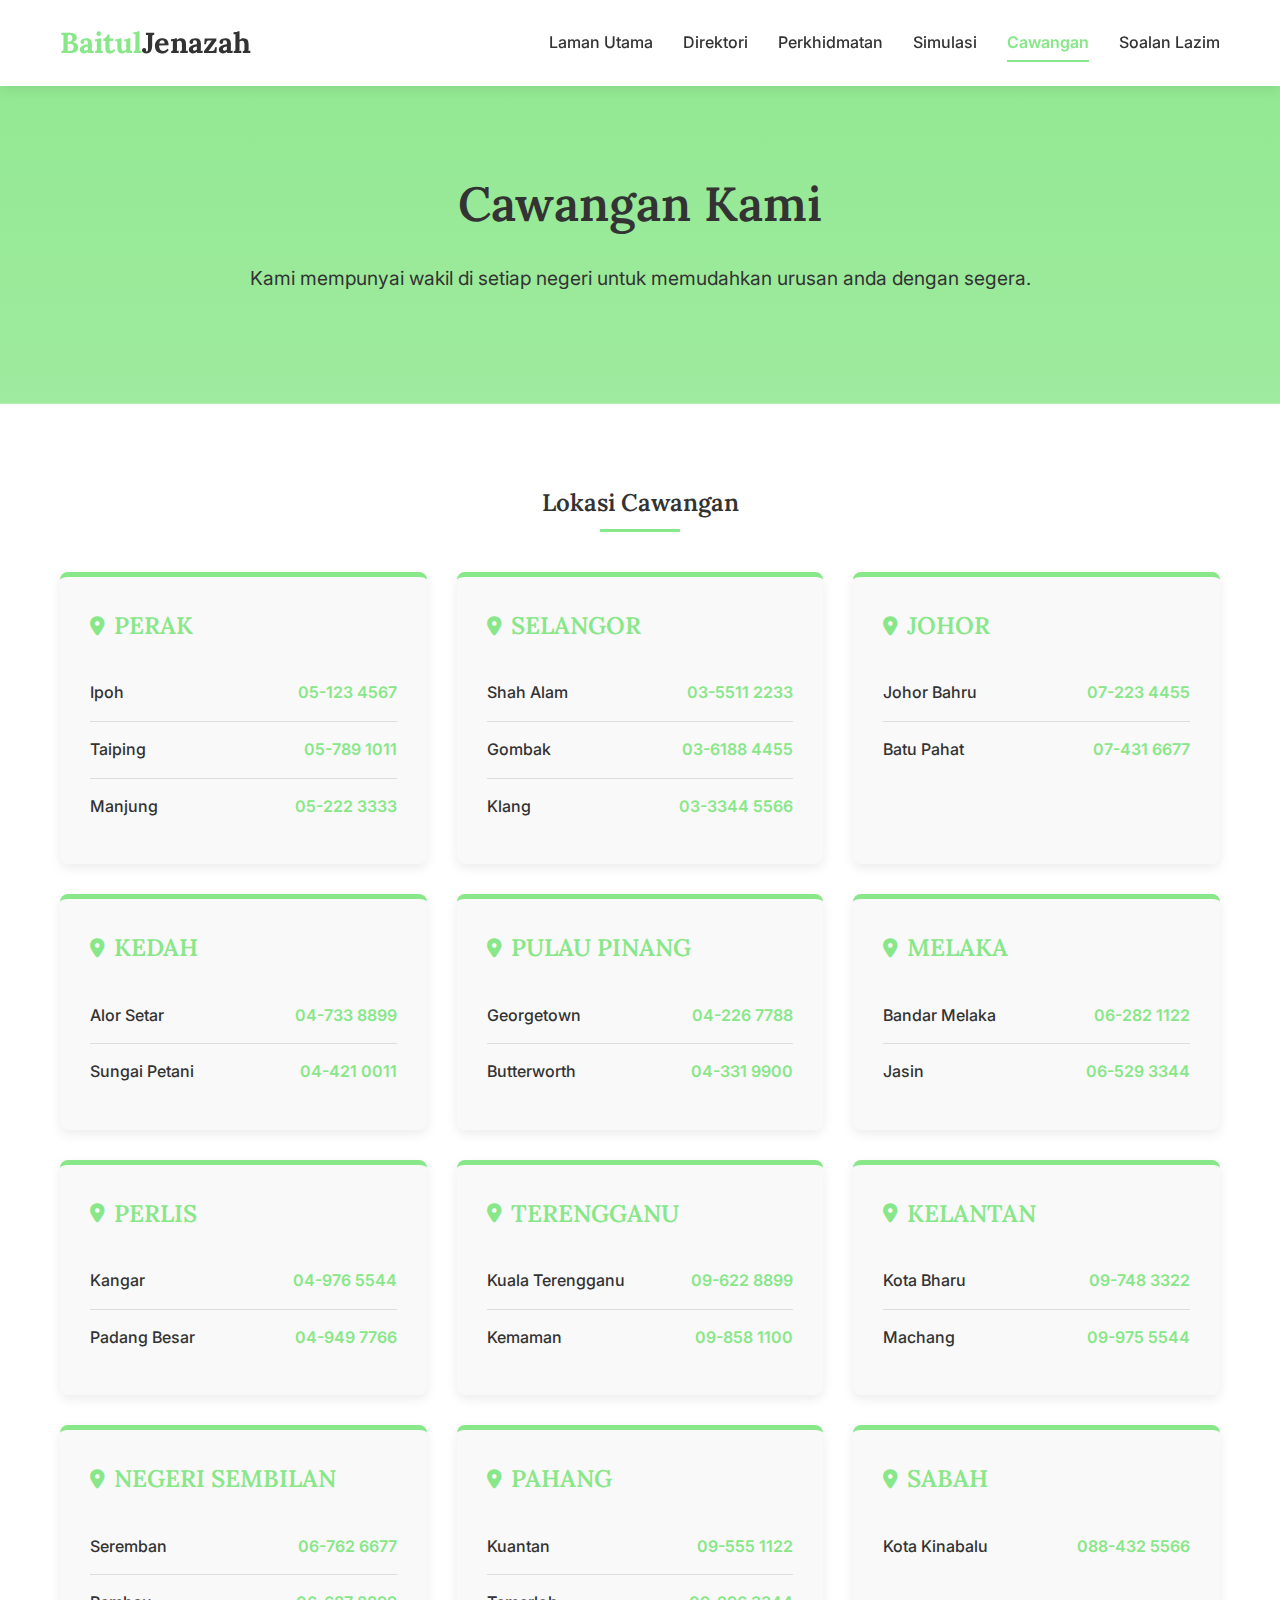
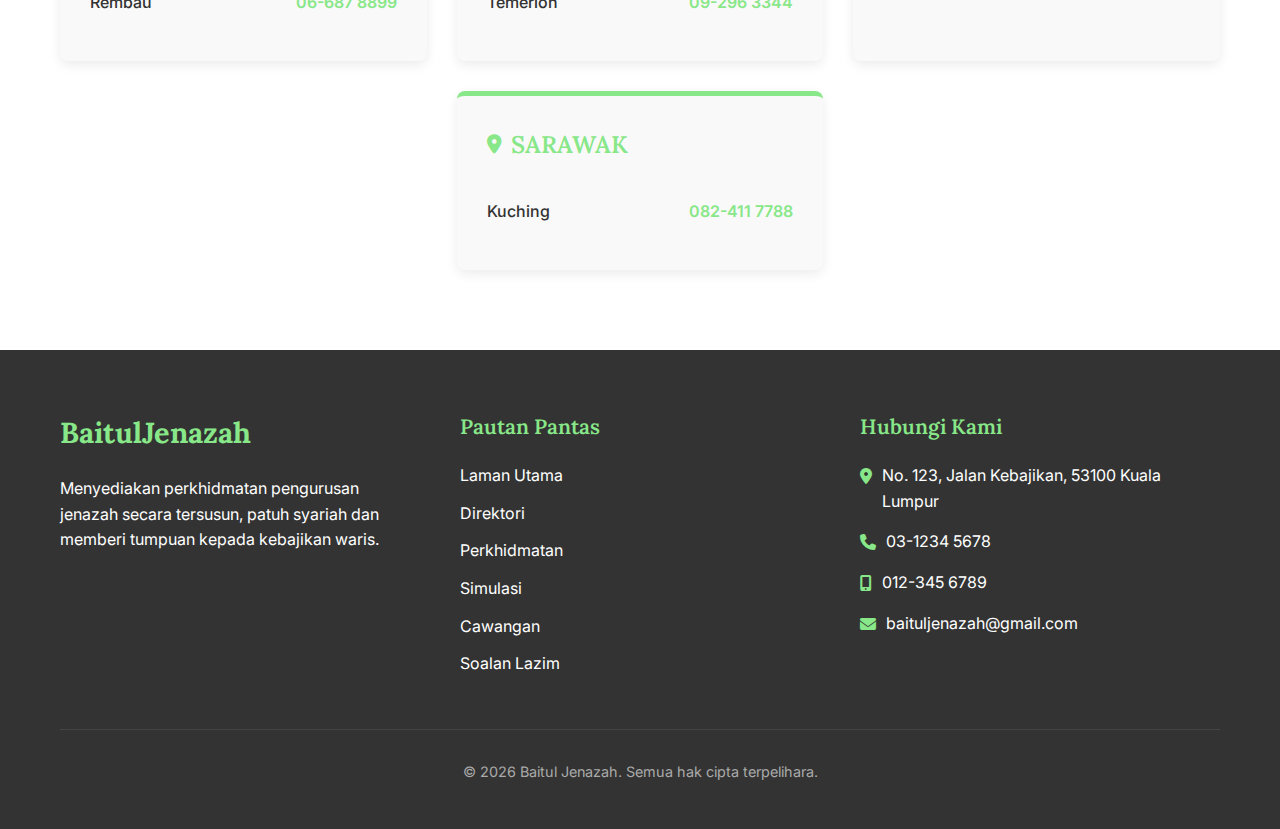
<file: cawangan.html>
<!DOCTYPE html>
<html lang="ms">
<head>
    <meta charset="UTF-8">
    <meta name="viewport" content="width=device-width, initial-scale=1.0">
    <title>Cawangan - Baitul Jenazah</title>
    <link rel="preconnect" href="https://fonts.googleapis.com">
    <link rel="preconnect" href="https://fonts.gstatic.com" crossorigin>
    <link href="https://fonts.googleapis.com/css2?family=Lora:wght@400;500;600;700&family=Inter:wght@300;400;500;600&display=swap" rel="stylesheet">
    <link rel="stylesheet" href="https://cdnjs.cloudflare.com/ajax/libs/font-awesome/6.4.0/css/all.min.css">
    <link rel="icon" href="media/Logo BaitulJenazah.png" type="image/png">
    <link rel="stylesheet" href="css/cawangan.css">
    
</head>
<body>
    <!-- Back to Top Button -->
    <button class="back-to-top" id="backToTop">
        <i class="fas fa-chevron-up"></i>
    </button>

    <!-- Mobile Menu Overlay -->
    <div class="mobile-menu-overlay" id="mobileMenuOverlay"></div>

    <!-- Header -->
    <header>
        <div class="container header-container">
            <a href="https://baituljenazah.github.io/" class="logo">Baitul<span>Jenazah</span></a>
            <button class="mobile-menu-btn" id="mobileMenuBtn">
                <i class="fas fa-bars"></i>
            </button>
            <nav id="mainNav">
                <ul>
                    <li><a href="https://baituljenazah.github.io/">Laman Utama</a></li>
                    <li><a href="https://baituljenazah.github.io/direktori.html">Direktori</a></li>
                    <li><a href="https://baituljenazah.github.io/perkhidmatan.html">Perkhidmatan</a></li>
                    <li><a href="https://baituljenazah.github.io/simulasi.html">Simulasi</a></li>
                    <li><a href="https://baituljenazah.github.io/cawangan.html" class="active">Cawangan</a></li>
                    <li><a href="https://baituljenazah.github.io/soalanlazim.html">Soalan Lazim</a></li>
                </ul>
            </nav>
        </div>
    </header>

    <!-- Hero Section -->
    <section class="hero">
        <div class="container">
            <h1>Cawangan Kami</h1>
            <p>Kami mempunyai wakil di setiap negeri untuk memudahkan urusan anda dengan segera.</p>
        </div>
    </section>

    <!-- Branch Section -->
    <main class="branch-section">
        <div class="container">
            <h2 class="section-title">Lokasi Cawangan</h2>
            <div class="branch-grid">
                <div class="branch-card">
                    <h3><i class="fas fa-map-marker-alt"></i> PERAK</h3>
                    <ul>
                        <li><span>Ipoh</span> <strong>05-123 4567</strong></li>
                        <li><span>Taiping</span> <strong>05-789 1011</strong></li>
                        <li><span>Manjung</span> <strong>05-222 3333</strong></li>
                    </ul>
                </div>

                <div class="branch-card">
                    <h3><i class="fas fa-map-marker-alt"></i> SELANGOR</h3>
                    <ul>
                        <li><span>Shah Alam</span> <strong>03-5511 2233</strong></li>
                        <li><span>Gombak</span> <strong>03-6188 4455</strong></li>
                        <li><span>Klang</span> <strong>03-3344 5566</strong></li>
                    </ul>
                </div>

                <div class="branch-card">
                    <h3><i class="fas fa-map-marker-alt"></i> JOHOR</h3>
                    <ul>
                        <li><span>Johor Bahru</span> <strong>07-223 4455</strong></li>
                        <li><span>Batu Pahat</span> <strong>07-431 6677</strong></li>
                    </ul>
                </div>

                <div class="branch-card">
                    <h3><i class="fas fa-map-marker-alt"></i> KEDAH</h3>
                    <ul>
                        <li><span>Alor Setar</span> <strong>04-733 8899</strong></li>
                        <li><span>Sungai Petani</span> <strong>04-421 0011</strong></li>
                    </ul>
                </div>

                <div class="branch-card">
                    <h3><i class="fas fa-map-marker-alt"></i> PULAU PINANG</h3>
                    <ul>
                        <li><span>Georgetown</span> <strong>04-226 7788</strong></li>
                        <li><span>Butterworth</span> <strong>04-331 9900</strong></li>
                    </ul>
                </div>

                <div class="branch-card">
                    <h3><i class="fas fa-map-marker-alt"></i> MELAKA</h3>
                    <ul>
                        <li><span>Bandar Melaka</span> <strong>06-282 1122</strong></li>
                        <li><span>Jasin</span> <strong>06-529 3344</strong></li>
                    </ul>
                </div>

                <div class="branch-card">
                    <h3><i class="fas fa-map-marker-alt"></i> PERLIS</h3>
                    <ul>
                        <li><span>Kangar</span> <strong>04-976 5544</strong></li>
                        <li><span>Padang Besar</span> <strong>04-949 7766</strong></li>
                    </ul>
                </div>

                <div class="branch-card">
                    <h3><i class="fas fa-map-marker-alt"></i> TERENGGANU</h3>
                    <ul>
                        <li><span>Kuala Terengganu</span> <strong>09-622 8899</strong></li>
                        <li><span>Kemaman</span> <strong>09-858 1100</strong></li>
                    </ul>
                </div>

                <div class="branch-card">
                    <h3><i class="fas fa-map-marker-alt"></i> KELANTAN</h3>
                    <ul>
                        <li><span>Kota Bharu</span> <strong>09-748 3322</strong></li>
                        <li><span>Machang</span> <strong>09-975 5544</strong></li>
                    </ul>
                </div>

                <div class="branch-card">
                    <h3><i class="fas fa-map-marker-alt"></i> NEGERI SEMBILAN</h3>
                    <ul>
                        <li><span>Seremban</span> <strong>06-762 6677</strong></li>
                        <li><span>Rembau</span> <strong>06-687 8899</strong></li>
                    </ul>
                </div>

                <div class="branch-card">
                    <h3><i class="fas fa-map-marker-alt"></i> PAHANG</h3>
                    <ul>
                        <li><span>Kuantan</span> <strong>09-555 1122</strong></li>
                        <li><span>Temerloh</span> <strong>09-296 3344</strong></li>
                    </ul>
                </div>

                <div class="branch-card">
                    <h3><i class="fas fa-map-marker-alt"></i> SABAH</h3>
                    <ul>
                        <li><span>Kota Kinabalu</span> <strong>088-432 5566</strong></li>
                    </ul>
                </div>

                <div class="branch-card">
                    <h3><i class="fas fa-map-marker-alt"></i> SARAWAK</h3>
                    <ul>
                        <li><span>Kuching</span> <strong>082-411 7788</strong></li>
                    </ul>
                </div>
            </div>
        </div>
    </main>

    <!-- Footer -->
    <footer id="contact">
        <div class="container">
            <div class="footer-content">
                <div class="footer-about">
                    <div class="footer-logo">BaitulJenazah</div>
                    <p>Menyediakan perkhidmatan pengurusan jenazah secara tersusun, patuh syariah dan memberi tumpuan kepada kebajikan waris.</p>
                </div>
                
                <div class="footer-links">
                    <h3>Pautan Pantas</h3>
                    <ul>
                        <li><a href="https://baituljenazah.github.io/">Laman Utama</a></li>
                        <li><a href="https://baituljenazah.github.io/direktori.html">Direktori</a></li>
                        <li><a href="https://baituljenazah.github.io/perkhidmatan.html">Perkhidmatan</a></li>
                        <li><a href="https://baituljenazah.github.io/simulasi.html">Simulasi</a></li>
                        <li><a href="https://baituljenazah.github.io/cawangan.html">Cawangan</a></li>
                        <li><a href="https://baituljenazah.github.io/soalanlazim.html">Soalan Lazim</a></li>
                    </ul>
                </div>
                
                <div class="footer-contact">
                    <h3>Hubungi Kami</h3>
                    <p><i class="fas fa-map-marker-alt"></i> No. 123, Jalan Kebajikan, 53100 Kuala Lumpur</p>
                    <p><i class="fas fa-phone"></i> 03-1234 5678</p>
                    <p><i class="fas fa-mobile-alt"></i> 012-345 6789</p>
                    <p><i class="fas fa-envelope"></i> baituljenazah@gmail.com</p>
                </div>
            </div>
            
            <div class="copyright">
                <p>&copy; 2026 Baitul Jenazah. Semua hak cipta terpelihara.</p>
            </div>
        </div>
    </footer>
    <script src="js/cawangan.js"></script>
</body>
</html>
</file>
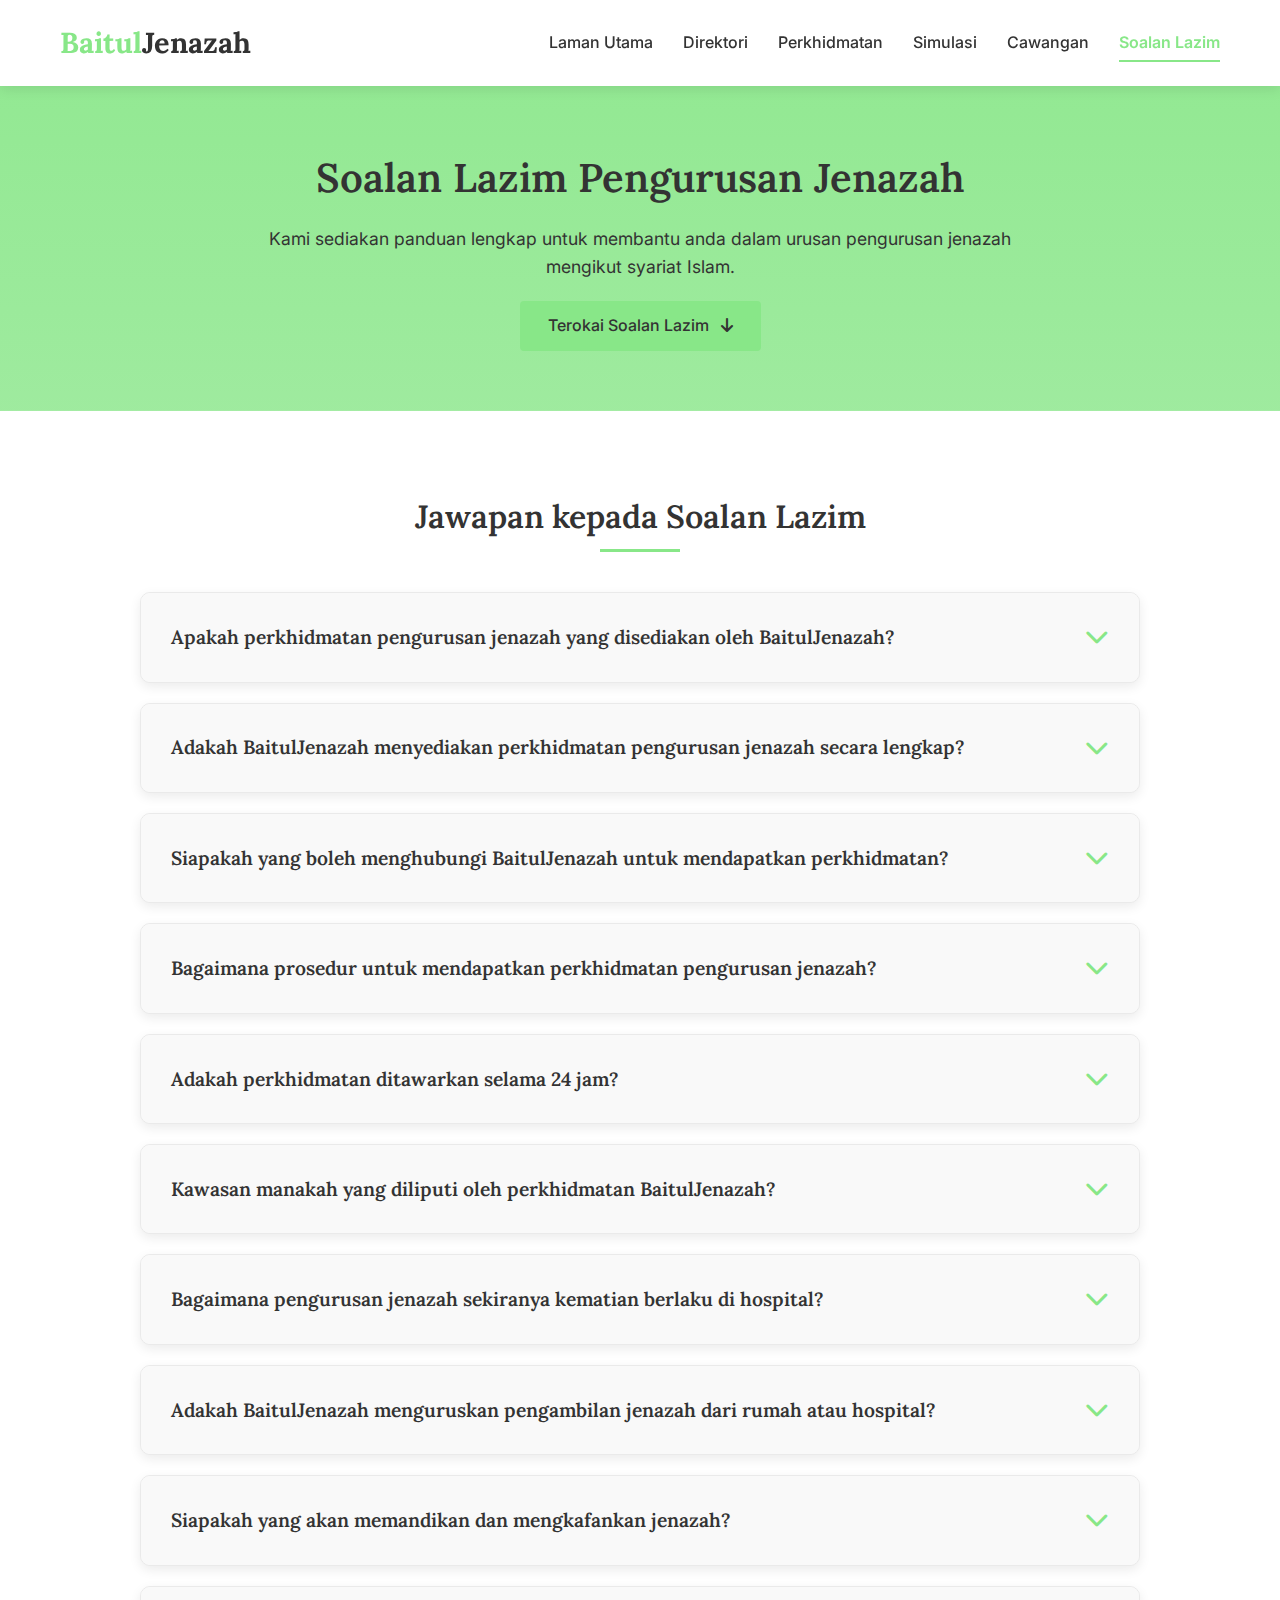
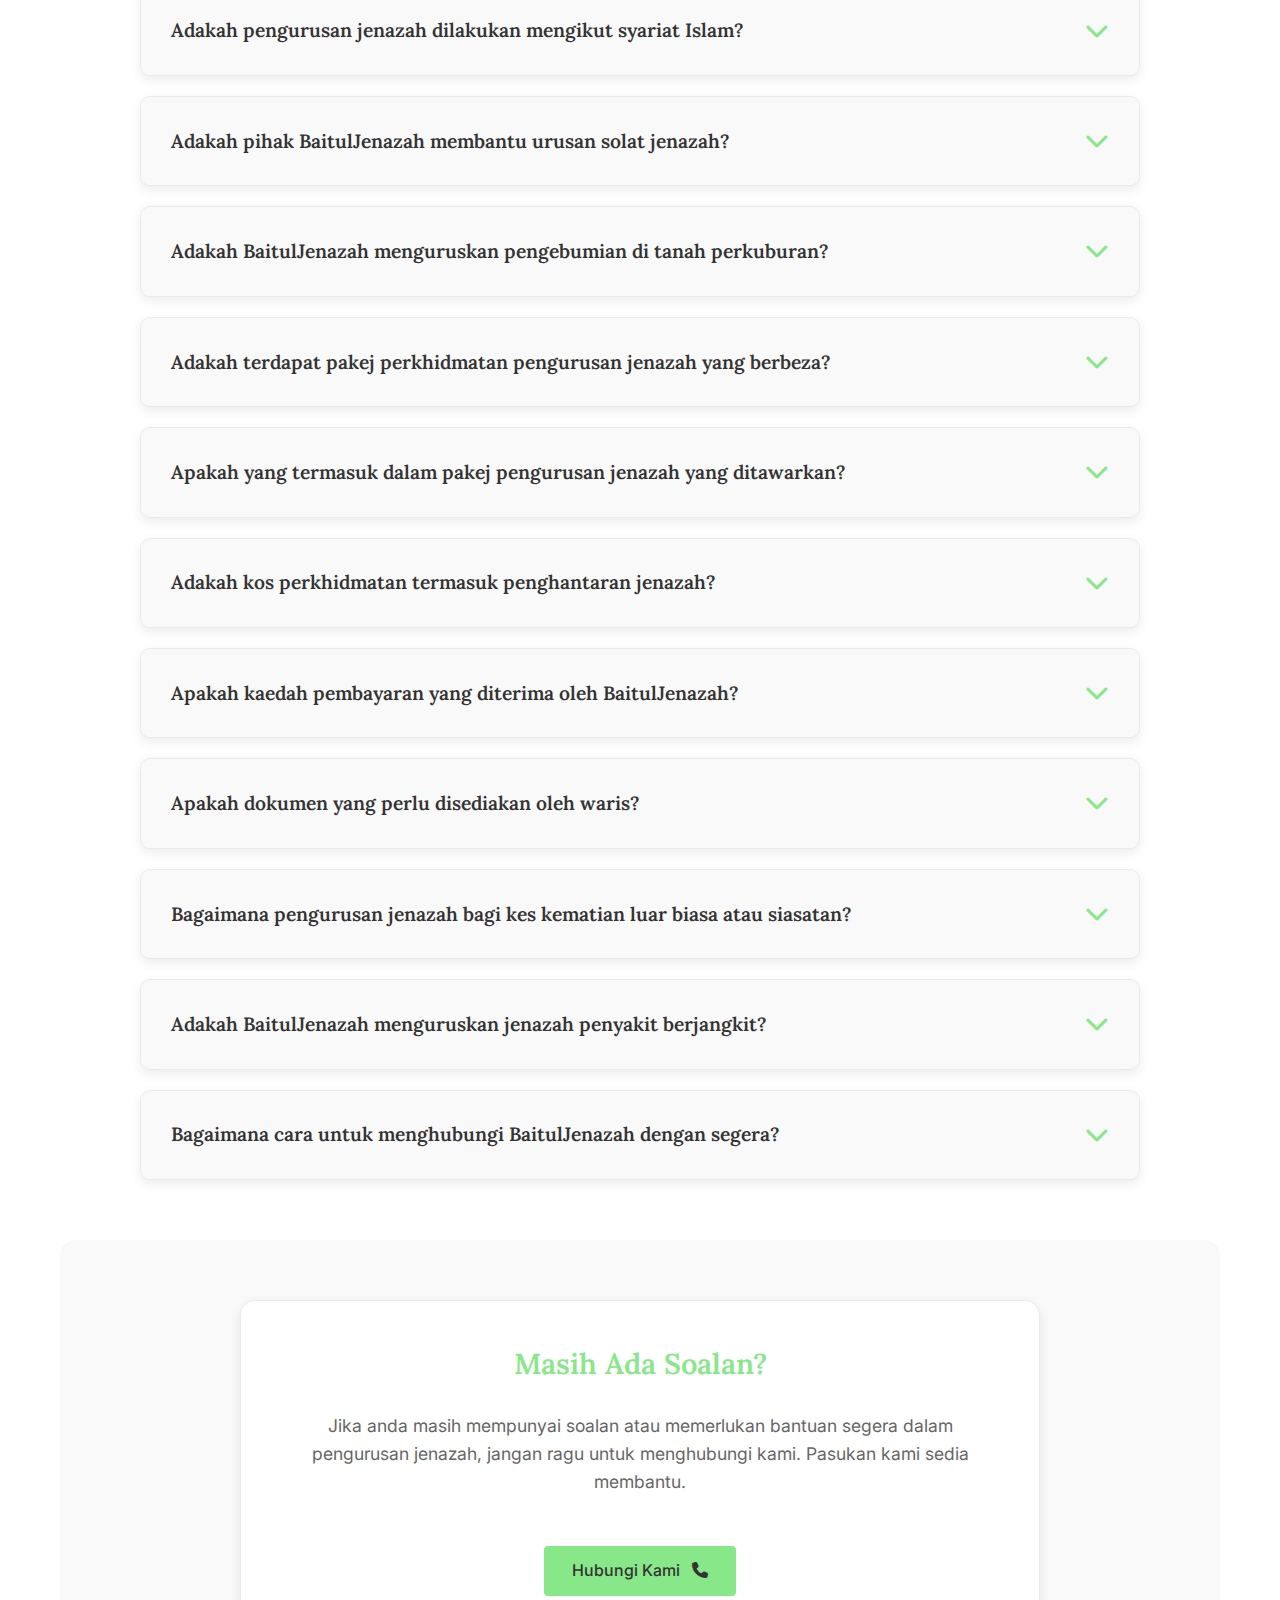
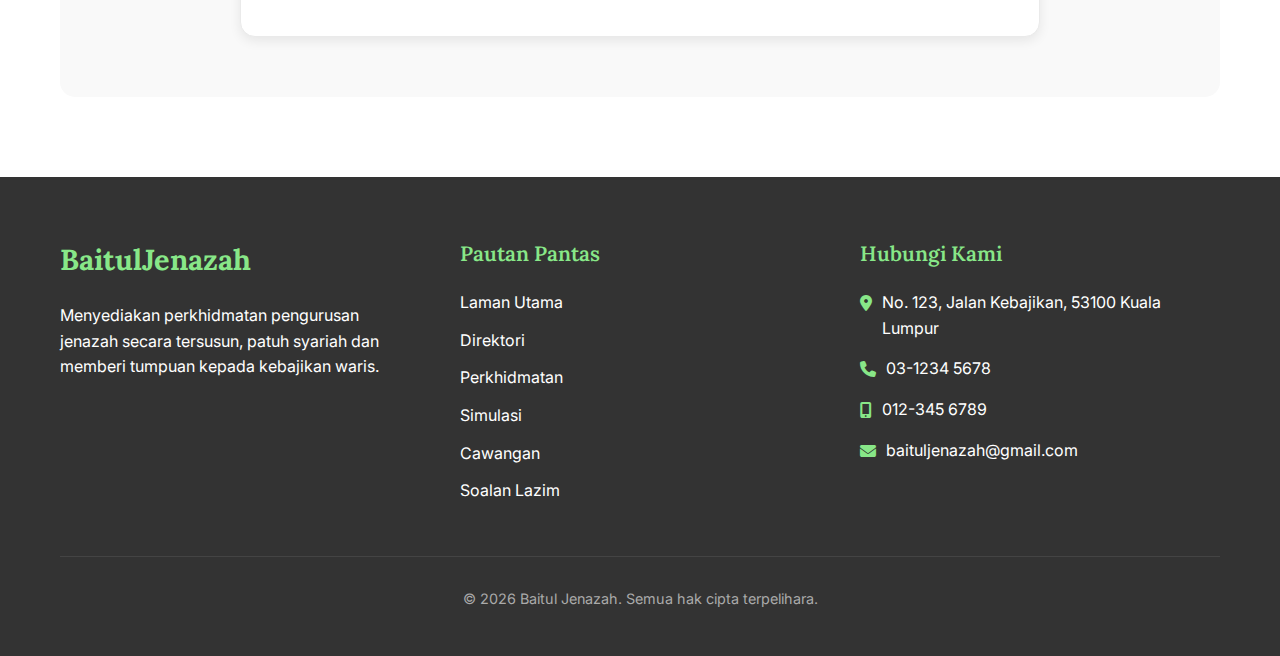
<file: soalanlazim.html>
<!DOCTYPE html>
<html lang="ms">
<head>
    <meta charset="UTF-8">
    <meta name="viewport" content="width=device-width, initial-scale=1.0">
    <title>Baitul Jenazah - Soalan Lazim Pengurusan Jenazah</title>
    <link rel="preconnect" href="https://fonts.googleapis.com">
    <link rel="preconnect" href="https://fonts.gstatic.com" crossorigin>
    <link href="https://fonts.googleapis.com/css2?family=Lora:wght@400;500;600;700&family=Inter:wght@300;400;500;600&display=swap" rel="stylesheet">
    <link rel="stylesheet" href="https://cdnjs.cloudflare.com/ajax/libs/font-awesome/6.4.0/css/all.min.css">
    <link rel="icon" href="media/Logo BaitulJenazah.png" type="image/png">
	<link rel="stylesheet" href="css/soalanlazim.css">
</head>
<body>
    <!-- Back to Top Button (sama seperti homepage) -->
    <button class="back-to-top" id="backToTop">
        <i class="fas fa-chevron-up"></i>
    </button>

    <!-- Mobile Menu Overlay -->
    <div class="mobile-menu-overlay" id="mobileMenuOverlay"></div>

    <!-- Header -->
    <header>
        <div class="container header-container">
            <a href="https://baituljenazah.github.io/" class="logo">Baitul<span>Jenazah</span></a>
            <button class="mobile-menu-btn" id="mobileMenuBtn">
                <i class="fas fa-bars"></i>
            </button>
            <nav id="mainNav">
                <ul>
                    <li><a href="https://baituljenazah.github.io/">Laman Utama</a></li>
                    <li><a href="https://baituljenazah.github.io/direktori.html">Direktori</a></li>
                    <li><a href="https://baituljenazah.github.io/perkhidmatan.html">Perkhidmatan</a></li>
                    <li><a href="https://baituljenazah.github.io/simulasi.html">Simulasi</a></li>
                    <li><a href="https://baituljenazah.github.io/cawangan.html">Cawangan</a></li>
                    <li><a href="https://baituljenazah.github.io/soalanlazim.html" class="active">Soalan Lazim</a></li>
                </ul>
            </nav>
        </div>
    </header>

    <!-- Hero Section untuk FAQ -->
    <section class="faq-hero">
        <div class="container">
            <h1>Soalan Lazim Pengurusan Jenazah</h1>
            <p>Kami sediakan panduan lengkap untuk membantu anda dalam urusan pengurusan jenazah mengikut syariat Islam.</p>
            <a href="#faq-content" class="btn">Terokai Soalan Lazim <i class="fas fa-arrow-down"></i></a>
        </div>
    </section>

    <!-- Main FAQ Content -->
    <section class="faq-content" id="faq-content">
        <div class="container">
            <h2 class="section-title">Jawapan kepada Soalan Lazim</h2>
            
            <!-- FAQ Accordion -->
            <div class="faq-accordion">
                <!-- Soalan 1 hingga 20 (kekal seperti dalam fail anda) -->
                <!-- Soalan 1 -->
                <div class="faq-item">
                    <div class="faq-question">
                        <h3>Apakah perkhidmatan pengurusan jenazah yang disediakan oleh BaitulJenazah?</h3>
                        <div class="faq-icon"><i class="fas fa-chevron-down"></i></div>
                    </div>
                    <div class="faq-answer">
                        <p>Kami menyediakan perkhidmatan pengurusan jenazah Islam merangkumi mandi, kafan, solat jenazah, pengangkutan dan pengebumian.</p>
                    </div>
                </div>
                
                <!-- Soalan 2 -->
                <div class="faq-item">
                    <div class="faq-question">
                        <h3>Adakah BaitulJenazah menyediakan perkhidmatan pengurusan jenazah secara lengkap?</h3>
                        <div class="faq-icon"><i class="fas fa-chevron-down"></i></div>
                    </div>
                    <div class="faq-answer">
                        <p>Ya, kami menyediakan perkhidmatan pengurusan jenazah secara menyeluruh dari awal hingga selesai.</p>
                    </div>
                </div>
                
                <!-- Soalan 3 -->
                <div class="faq-item">
                    <div class="faq-question">
                        <h3>Siapakah yang boleh menghubungi BaitulJenazah untuk mendapatkan perkhidmatan?</h3>
                        <div class="faq-icon"><i class="fas fa-chevron-down"></i></div>
                    </div>
                    <div class="faq-answer">
                        <p>Waris atau wakil keluarga si mati boleh menghubungi kami untuk mendapatkan bantuan.</p>
                    </div>
                </div>
                
                <!-- Soalan 4 -->
                <div class="faq-item">
                    <div class="faq-question">
                        <h3>Bagaimana prosedur untuk mendapatkan perkhidmatan pengurusan jenazah?</h3>
                        <div class="faq-icon"><i class="fas fa-chevron-down"></i></div>
                    </div>
                    <div class="faq-answer">
                        <p>Waris hanya perlu menghubungi kami, memberikan maklumat asas si mati dan membuat persetujuan perkhidmatan.</p>
                    </div>
                </div>
                
                <!-- Soalan 5 -->
                <div class="faq-item">
                    <div class="faq-question">
                        <h3>Adakah perkhidmatan ditawarkan selama 24 jam?</h3>
                        <div class="faq-icon"><i class="fas fa-chevron-down"></i></div>
                    </div>
                    <div class="faq-answer">
                        <p>Ya, perkhidmatan kami disediakan selama 24 jam termasuk hujung minggu dan cuti umum.</p>
                    </div>
                </div>
                
                <!-- Soalan 6 -->
                <div class="faq-item">
                    <div class="faq-question">
                        <h3>Kawasan manakah yang diliputi oleh perkhidmatan BaitulJenazah?</h3>
                        <div class="faq-icon"><i class="fas fa-chevron-down"></i></div>
                    </div>
                    <div class="faq-answer">
                        <p>Boleh rujuk di halaman "Cawangan" untuk mengetahui lebih lanjut.</p>
                    </div>
                </div>
                
                <!-- Soalan 7 -->
                <div class="faq-item">
                    <div class="faq-question">
                        <h3>Bagaimana pengurusan jenazah sekiranya kematian berlaku di hospital?</h3>
                        <div class="faq-icon"><i class="fas fa-chevron-down"></i></div>
                    </div>
                    <div class="faq-answer">
                        <p>Kami akan membantu uruskan pemandian jenazah.</p>
                    </div>
                </div>
                
                <!-- Soalan 8 -->
                <div class="faq-item">
                    <div class="faq-question">
                        <h3>Adakah BaitulJenazah menguruskan pengambilan jenazah dari rumah atau hospital?</h3>
                        <div class="faq-icon"><i class="fas fa-chevron-down"></i></div>
                    </div>
                    <div class="faq-answer">
                        <p>Mengikut kepada pakej yang dibeli oleh pelanggan seperti pakej pengurusan lengkap, pakej pengurusan premium. Jika berlaku kecemasan hubungi kami di 03-1234 5678 (Pejabat) atau 012-345 6789 (Hotline)</p>
                    </div>
                </div>
                
                <!-- Soalan 9 -->
                <div class="faq-item">
                    <div class="faq-question">
                        <h3>Siapakah yang akan memandikan dan mengkafankan jenazah?</h3>
                        <div class="faq-icon"><i class="fas fa-chevron-down"></i></div>
                    </div>
                    <div class="faq-answer">
                        <p>Jenazah akan diuruskan oleh petugas terlatih dan berpengalaman mengikut jantina.</p>
                    </div>
                </div>
                
                <!-- Soalan 10 -->
                <div class="faq-item">
                    <div class="faq-question">
                        <h3>Adakah pengurusan jenazah dilakukan mengikut syariat Islam?</h3>
                        <div class="faq-icon"><i class="fas fa-chevron-down"></i></div>
                    </div>
                    <div class="faq-answer">
                        <p>Ya, semua urusan jenazah dilaksanakan mengikut hukum syarak dan panduan pihak berkuasa agama.</p>
                    </div>
                </div>
                
                <!-- Soalan 11 - Soalan Perniagaan -->
                <div class="faq-item">
                    <div class="faq-question">
                        <h3>Adakah pihak BaitulJenazah membantu urusan solat jenazah?</h3>
                        <div class="faq-icon"><i class="fas fa-chevron-down"></i></div>
                    </div>
                    <div class="faq-answer">
                        <p>Ya, kami akan menguruskan solat jenazah sekiranya dapat permintaan.</p>
                    </div>
                </div>
                
		<!-- Soalan 12 - Soalan Perniagaan -->
                <div class="faq-item">
                    <div class="faq-question">
                        <h3>Adakah BaitulJenazah menguruskan pengebumian di tanah perkuburan?</h3>
                        <div class="faq-icon"><i class="fas fa-chevron-down"></i></div>
                    </div>
                    <div class="faq-answer">
                        <p>Ya, kami membantu urusan pengebumian di tanah perkuburan yang ditetapkan.</p>
                        <ul>
                    </div>
                </div>

                               
                <!-- Soalan 13 - Soalan Perniagaan -->
                <div class="faq-item">
                    <div class="faq-question">
                        <h3>Adakah terdapat pakej perkhidmatan pengurusan jenazah yang berbeza?</h3>
                        <div class="faq-icon"><i class="fas fa-chevron-down"></i></div>
                    </div>
                    <div class="faq-answer">
                        <p>Ya, kami menyediakan beberapa pakej perkhidmatan mengikut keperluan dan bajet waris.</p>
                        <ul>
                    </div>
                </div>
                
                <!-- Soalan 14 - Soalan Perniagaan -->
                <div class="faq-item">
                    <div class="faq-question">
                        <h3>Apakah yang termasuk dalam pakej pengurusan jenazah yang ditawarkan?</h3>
                        <div class="faq-icon"><i class="fas fa-chevron-down"></i></div>
                    </div>
                    <div class="faq-answer">
                        <p>Pakej biasanya merangkumi pengurusan lengkap jenazah, peralatan asas dan sokongan petugas.</p>
                    </div>
                </div>
                
                <!-- Soalan 15 - Soalan Perniagaan -->
                <div class="faq-item">
                    <div class="faq-question">
                        <h3>Adakah kos perkhidmatan termasuk penghantaran jenazah?</h3>
                        <div class="faq-icon"><i class="fas fa-chevron-down"></i></div>
                    </div>
                    <div class="faq-answer">
                        <p>Ya, Kos penghantaran dan perkhidmatan bergantung kepada pakej dan telah termasuk harga pakej, harga adalah tetap.</p>
                    </div>
                </div>

                <!-- Soalan 16 - Soalan Baru -->
                <div class="faq-item">
                    <div class="faq-question">
                        <h3>Apakah kaedah pembayaran yang diterima oleh BaitulJenazah?</h3>
                        <div class="faq-icon"><i class="fas fa-chevron-down"></i></div>
                    </div>
                    <div class="faq-answer">
                        <p>Kami menerima pembayaran dengan menggunakan kad debit/kredit sahaja.</p>
                    </div>
                </div>
                
                <!-- Soalan 17 - Soalan Baru -->
                <div class="faq-item">
                    <div class="faq-question">
                        <h3>Apakah dokumen yang perlu disediakan oleh waris?</h3>
                        <div class="faq-icon"><i class="fas fa-chevron-down"></i></div>
                    </div>
                    <div class="faq-answer">
                        <p>Waris perlu menyediakan dokumen pengesahan kematian dan maklumat asas si mati.</p>
                    </div>
                </div>
                
                <!-- Soalan 18 - Soalan Baru -->
                <div class="faq-item">
                    <div class="faq-question">
                        <h3>Bagaimana pengurusan jenazah bagi kes kematian luar biasa atau siasatan?</h3>
                        <div class="faq-icon"><i class="fas fa-chevron-down"></i></div>
                    </div>
                    <div class="faq-answer">
                        <p>Pengurusan akan dilakukan mengikut prosedur khas dan arahan pihak berkuasa berkaitan.</p>
                    </div>
                </div>
                
                <!-- Soalan 19 - Soalan Baru -->
                <div class="faq-item">
                    <div class="faq-question">
                        <h3>Adakah BaitulJenazah menguruskan jenazah penyakit berjangkit?</h3>
                        <div class="faq-icon"><i class="fas fa-chevron-down"></i></div>
                    </div>
                    <div class="faq-answer">
                        <p>Ya, pengurusan akan dilaksanakan mengikut garis panduan Kementerian Kesihatan Malaysia.</p>
                    </div>
                </div>
                
                <!-- Soalan 20 - Soalan Baru -->
                <div class="faq-item">
                    <div class="faq-question">
                        <h3>Bagaimana cara untuk menghubungi BaitulJenazah dengan segera?</h3>
                        <div class="faq-icon"><i class="fas fa-chevron-down"></i></div>
                    </div>
                    <div class="faq-answer">
                        <p>Waris boleh menghubungi kami melalui nombor telefon atau platform yang tertera di website.</p>
                    </div>
                </div>
            </div>
            
            <!-- Additional Help Section -->
            <div class="additional-help">
                <div class="help-box">
                    <h3>Masih Ada Soalan?</h3>
                    <p>Jika anda masih mempunyai soalan atau memerlukan bantuan segera dalam pengurusan jenazah, jangan ragu untuk menghubungi kami. Pasukan kami sedia membantu.</p>
                    <a href="#contact" class="btn" style="margin-top: 20px;">Hubungi Kami <i class="fas fa-phone"></i></a>
                </div>
            </div>
        </div>
    </section>

    <!-- Footer -->
    <footer id="contact">
        <div class="container">
            <div class="footer-content">
                <div class="footer-about">
                    <div class="footer-logo">BaitulJenazah</div>
                    <p>Menyediakan perkhidmatan pengurusan jenazah secara tersusun, patuh syariah dan memberi tumpuan kepada kebajikan waris.</p>
                </div>
                
                <div class="footer-links">
                    <h3>Pautan Pantas</h3>
                    <ul>
                        <li><a href="https://baituljenazah.github.io/">Laman Utama</a></li>
                        <li><a href="https://baituljenazah.github.io/direktori.html">Direktori</a></li>
                        <li><a href="https://baituljenazah.github.io/perkhidmatan.html">Perkhidmatan</a></li>
                        <li><a href="https://baituljenazah.github.io/simulasi.html">Simulasi</a></li>
                        <li><a href="https://baituljenazah.github.io/cawangan.html">Cawangan</a></li>
                        <li><a href="https://baituljenazah.github.io/soalanlazim.html" class="active">Soalan Lazim</a></li>
                    </ul>
                </div>
                
                <div class="footer-contact">
                    <h3>Hubungi Kami</h3>
                    <p><i class="fas fa-map-marker-alt"></i> No. 123, Jalan Kebajikan, 53100 Kuala Lumpur</p>
                    <p><i class="fas fa-phone"></i> 03-1234 5678</p>
                    <p><i class="fas fa-mobile-alt"></i> 012-345 6789</p>
                    <p><i class="fas fa-envelope"></i> baituljenazah@gmail.com</p>
                </div>
            </div>
            
            <div class="copyright">
                <p>&copy; 2026 Baitul Jenazah. Semua hak cipta terpelihara.</p>
            </div>
        </div>
    </footer>
    <script src="js/soalanlazim.js"></script>
</body>
</html>
</file>
<file: css/cawangan.css>
/* Reset dan dasar */
        * {
            margin: 0;
            padding: 0;
            box-sizing: border-box;
        }
        
        :root {
            --primary-color: #88E788;
            --secondary-color: #FFFFFF;
            --text-dark: #333333;
            --text-light: #666666;
            --shadow: 0 4px 12px rgba(0, 0, 0, 0.08);
        }
        
        body {
            font-family: 'Inter', sans-serif;
            line-height: 1.6;
            color: var(--text-dark);
            background-color: #f9f9f9;
            overflow-x: hidden;
        }
        
        h1, h2, h3, h4, h5, h6 {
            font-family: 'Lora', serif;
            font-weight: 600;
            margin-bottom: 1rem;
        }
        
        p {
            margin-bottom: 1rem;
        }
        
        a {
            text-decoration: none;
            color: inherit;
        }
        
        ul {
            list-style: none;
        }
        
        .container {
            width: 100%;
            max-width: 1200px;
            margin: 0 auto;
            padding: 0 20px;
        }
        
        /* Back to Top Button */
        .back-to-top {
            position: fixed;
            bottom: 30px;
            right: 30px;
            width: 50px;
            height: 50px;
            background-color: var(--primary-color);
            color: var(--text-dark);
            border-radius: 50%;
            display: flex;
            justify-content: center;
            align-items: center;
            font-size: 1.2rem;
            cursor: pointer;
            opacity: 0;
            visibility: hidden;
            transform: translateY(20px) scale(0.8);
            transition: all 0.4s cubic-bezier(0.175, 0.885, 0.32, 1.275);
            z-index: 99;
            box-shadow: var(--shadow);
            border: none;
            animation: pulse 2s infinite;
        }
        
        .back-to-top.visible {
            opacity: 1;
            visibility: visible;
            transform: translateY(0) scale(1);
            animation: fadeInUp 0.5s cubic-bezier(0.175, 0.885, 0.32, 1.275),
                     pulse 2s infinite 0.5s;
        }
        
        .back-to-top:hover {
            background-color: #78d178;
            transform: translateY(-5px) scale(1.05);
            box-shadow: 0 8px 25px rgba(0, 0, 0, 0.2);
            animation: none;
        }
        
        @keyframes fadeInUp {
            0% {
                opacity: 0;
                transform: translateY(20px) scale(0.8);
            }
            70% {
                opacity: 1;
                transform: translateY(-5px) scale(1.05);
            }
            100% {
                opacity: 1;
                transform: translateY(0) scale(1);
            }
        }
        
        @keyframes pulse {
            0% {
                box-shadow: 0 4px 12px rgba(0, 0, 0, 0.1);
            }
            50% {
                box-shadow: 0 4px 20px rgba(136, 231, 136, 0.3);
            }
            100% {
                box-shadow: 0 4px 12px rgba(0, 0, 0, 0.1);
            }
        }
        
        /* Header */
        header {
            background-color: var(--secondary-color);
            box-shadow: var(--shadow);
            position: sticky;
            top: 0;
            z-index: 100;
            transition: all 0.3s ease;
        }
        
        .header-container {
            display: flex;
            justify-content: space-between;
            align-items: center;
            padding: 20px;
        }
        
        .logo {
            font-family: 'Lora', serif;
            font-size: 1.8rem;
            font-weight: 700;
            color: var(--primary-color);
            cursor: pointer;
        }
        
        .logo span {
            color: var(--text-dark);
        }
        
        .logo:hover {
            opacity: 0.8;
        }
        
        nav ul {
            display: flex;
            gap: 30px;
        }
        
        nav a {
            font-weight: 500;
            transition: color 0.3s;
            position: relative;
            padding: 5px 0;
        }
        
        nav a:hover {
            color: var(--primary-color);
        }
        
        nav a.active {
            color: var(--primary-color);
            font-weight: 600;
        }
        
        nav a.active::after {
            content: '';
            position: absolute;
            bottom: -5px;
            left: 0;
            width: 100%;
            height: 2px;
            background-color: var(--primary-color);
            animation: slideIn 0.3s ease;
        }
        
        @keyframes slideIn {
            from {
                width: 0;
            }
            to {
                width: 100%;
            }
        }
        
        .mobile-menu-btn {
            display: none;
            font-size: 1.5rem;
            background: none;
            border: none;
            color: var(--text-dark);
            cursor: pointer;
            z-index: 101;
        }
        
        .mobile-menu-overlay {
            display: none;
            position: fixed;
            top: 0;
            left: 0;
            width: 100%;
            height: 100%;
            background-color: rgba(0, 0, 0, 0.5);
            z-index: 99;
        }
        
        .mobile-menu-overlay.active {
            display: block;
        }
        
        /* Hero section */
        .hero {
            background: linear-gradient(rgba(136, 231, 136, 0.9), rgba(136, 231, 136, 0.8)), url('https://images.unsplash.com/photo-1576091160550-2173dba999ef?ixlib=rb-4.0.3&auto=format&fit=crop&w=1350&q=80');
            background-size: cover;
            background-position: center;
            padding: 80px 0;
            text-align: center;
            color: var(--text-dark);
        }
        
        .hero h1 {
            font-size: 3rem;
            margin-bottom: 20px;
        }
        
        .hero p {
            font-size: 1.2rem;
            max-width: 800px;
            margin: 0 auto 30px;
        }

        /* Branch Section */
        .branch-section {
            padding: 80px 0;
            background-color: var(--secondary-color);
        }

        .section-title {
            text-align: center;
            margin-bottom: 50px;
            position: relative;
        }
        
        .section-title::after {
            content: '';
            position: absolute;
            bottom: -10px;
            left: 50%;
            transform: translateX(-50%);
            width: 80px;
            height: 3px;
            background-color: var(--primary-color);
        }

        .branch-grid {
            display: grid;
            grid-template-columns: repeat(3, 1fr);
            gap: 30px;
            margin-top: 40px;
        }
        
        /* Mempusatkan kotak Sarawak - ia adalah kotak ke-13 (last-child) */
        .branch-card:last-child {
            grid-column: 2 / 3;
        }

        .branch-card {
            background: #f9f9f9;
            padding: 30px;
            border-radius: 8px;
            box-shadow: var(--shadow);
            border-top: 5px solid var(--primary-color);
            transition: transform 0.3s ease, box-shadow 0.3s ease;
        }

        .branch-card:hover {
            transform: translateY(-5px);
            box-shadow: 0 8px 20px rgba(0, 0, 0, 0.12);
        }

        .branch-card h3 {
            color: var(--primary-color);
            margin-bottom: 20px;
            display: flex;
            align-items: center;
            gap: 10px;
            font-size: 1.5rem;
        }

        .branch-card h3 i {
            font-size: 1.2rem;
        }

        .branch-card ul {
            list-style: none;
        }

        .branch-card ul li {
            padding: 15px 0;
            border-bottom: 1px solid #ddd;
            display: flex;
            justify-content: space-between;
            align-items: center;
        }

        .branch-card ul li:last-child {
            border-bottom: none;
        }

        .branch-card ul li span {
            font-weight: 500;
            color: var(--text-dark);
        }

        .branch-card ul li strong {
            color: var(--primary-color);
            font-weight: 600;
        }
        
        /* Footer */
        footer {
            background-color: #333;
            color: var(--secondary-color);
            padding: 60px 0 30px;
        }
        
        .footer-content {
            display: grid;
            grid-template-columns: repeat(3, 1fr);
            gap: 40px;
            margin-bottom: 40px;
        }
        
        .footer-logo {
            font-family: 'Lora', serif;
            font-size: 1.8rem;
            font-weight: 700;
            color: var(--primary-color);
            margin-bottom: 20px;
        }
        
        .footer-links h3, .footer-contact h3 {
            font-size: 1.3rem;
            margin-bottom: 20px;
            color: var(--primary-color);
        }
        
        .footer-links ul li {
            margin-bottom: 12px;
        }
        
        .footer-links ul li a:hover {
            color: var(--primary-color);
        }
        
        .footer-contact p {
            display: flex;
            align-items: flex-start;
            gap: 10px;
            margin-bottom: 15px;
        }
        
        .footer-contact i {
            color: var(--primary-color);
            margin-top: 5px;
        }
        
        .copyright {
            text-align: center;
            padding-top: 30px;
            border-top: 1px solid #444;
            font-size: 0.9rem;
            color: #aaa;
        }
        
        /* Responsive */
        @media (max-width: 992px) {
            .branch-grid {
                grid-template-columns: repeat(2, 1fr);
            }
            
            /* Reset positioning untuk screen size sederhana */
            .branch-card:last-child {
                grid-column: auto;
            }
            
            .footer-content {
                grid-template-columns: repeat(2, 1fr);
            }
            
            .hero h1 {
                font-size: 2.2rem;
            }
            
            .hero p {
                font-size: 1rem;
            }
        }
        
        @media (max-width: 768px) {
            .header-container {
                padding: 15px;
            }
            
            nav {
                position: fixed;
                top: 70px;
                left: 0;
                width: 100%;
                background-color: var(--secondary-color);
                box-shadow: var(--shadow);
                padding: 20px;
                transform: translateY(-100%);
                opacity: 0;
                visibility: hidden;
                transition: all 0.3s ease;
                z-index: 100;
            }
            
            nav.active {
                transform: translateY(0);
                opacity: 1;
                visibility: visible;
            }
            
            nav ul {
                flex-direction: column;
                gap: 15px;
            }
            
            .mobile-menu-btn {
                display: block;
            }
            
            .hero {
                padding: 60px 0;
            }
            
            .hero h1 {
                font-size: 1.8rem;
            }
            
            .hero p {
                font-size: 0.9rem;
            }
            
            .branch-section {
                padding: 60px 0;
            }
            
            .branch-grid {
                grid-template-columns: 1fr;
            }
            
            .branch-card {
                padding: 25px;
            }
            
            .branch-card h3 {
                font-size: 1.3rem;
            }
            
            .section-title {
                font-size: 1.5rem;
            }
            
            .back-to-top {
                bottom: 20px;
                right: 20px;
                width: 45px;
                height: 45px;
                font-size: 1.1rem;
            }
        }
        
        @media (max-width: 576px) {
            .footer-content {
                grid-template-columns: 1fr;
            }
            
            .hero h1 {
                font-size: 1.5rem;
            }
            
            .hero p {
                font-size: 0.85rem;
            }
            
            .section-title {
                font-size: 1.3rem;
            }
            
            .branch-card {
                padding: 20px;
            }
            
            .branch-card h3 {
                font-size: 1.2rem;
            }
            
            .branch-card ul li {
                flex-direction: column;
                align-items: flex-start;
                gap: 5px;
                padding: 12px 0;
            }
            
            .back-to-top {
                bottom: 15px;
                right: 15px;
                width: 40px;
                height: 40px;
                font-size: 1rem;
            }
        }
</file>
<file: css/soalanlazim.css>
/* Reset dan dasar - sama seperti homepage */
        * {
            margin: 0;
            padding: 0;
            box-sizing: border-box;
        }
        
        :root {
            --primary-color: #88E788;
            --secondary-color: #FFFFFF;
            --text-dark: #333333;
            --text-light: #666666;
            --shadow: 0 4px 12px rgba(0, 0, 0, 0.08);
            --faq-bg: #f9f9f9;
        }
        
        body {
            font-family: 'Inter', sans-serif;
            line-height: 1.6;
            color: var(--text-dark);
            background-color: #f9f9f9;
            overflow-x: hidden;
        }
        
        h1, h2, h3, h4, h5, h6 {
            font-family: 'Lora', serif;
            font-weight: 600;
            margin-bottom: 1rem;
        }
        
        p {
            margin-bottom: 1rem;
        }
        
        a {
            text-decoration: none;
            color: inherit;
        }
        
        ul {
            list-style: none;
        }
        
        .container {
            width: 100%;
            max-width: 1200px;
            margin: 0 auto;
            padding: 0 20px;
        }
        
        .btn {
            display: inline-block;
            background-color: var(--primary-color);
            color: var(--text-dark);
            padding: 12px 28px;
            border-radius: 4px;
            font-weight: 500;
            border: none;
            cursor: pointer;
            transition: all 0.3s ease;
            font-size: 1rem;
            text-align: center;
        }
        
        .btn:hover {
            background-color: #78d178;
            transform: translateY(-2px);
            box-shadow: var(--shadow);
        }
        
        .btn i {
            margin-left: 8px;
        }
        
        /* ============================================
           SMOOTH BACK TO TOP BUTTON (sama seperti homepage)
           ============================================ */
        .back-to-top {
            position: fixed;
            bottom: 30px;
            right: 30px;
            width: 50px;
            height: 50px;
            background-color: var(--primary-color);
            color: var(--text-dark);
            border-radius: 50%;
            display: flex;
            justify-content: center;
            align-items: center;
            font-size: 1.2rem;
            cursor: pointer;
            opacity: 0;
            visibility: hidden;
            transform: translateY(20px) scale(0.8);
            transition: all 0.4s cubic-bezier(0.175, 0.885, 0.32, 1.275);
            z-index: 99;
            box-shadow: var(--shadow);
            border: none;
            animation: pulse 2s infinite;
        }
        
        .back-to-top.visible {
            opacity: 1;
            visibility: visible;
            transform: translateY(0) scale(1);
            animation: fadeInUp 0.5s cubic-bezier(0.175, 0.885, 0.32, 1.275),
                     pulse 2s infinite 0.5s;
        }
        
        .back-to-top:hover {
            background-color: #78d178;
            transform: translateY(-5px) scale(1.05);
            box-shadow: 0 8px 25px rgba(0, 0, 0, 0.2);
            animation: none;
        }
        
        @keyframes fadeInUp {
            0% {
                opacity: 0;
                transform: translateY(20px) scale(0.8);
            }
            70% {
                opacity: 1;
                transform: translateY(-5px) scale(1.05);
            }
            100% {
                opacity: 1;
                transform: translateY(0) scale(1);
            }
        }
        
        @keyframes pulse {
            0% {
                box-shadow: 0 4px 12px rgba(0, 0, 0, 0.1);
            }
            50% {
                box-shadow: 0 4px 20px rgba(136, 231, 136, 0.3);
            }
            100% {
                box-shadow: 0 4px 12px rgba(0, 0, 0, 0.1);
            }
        }
        
        /* Header - sama seperti homepage */
        header {
            background-color: var(--secondary-color);
            box-shadow: var(--shadow);
            position: sticky;
            top: 0;
            z-index: 100;
            transition: all 0.3s ease;
        }
        
        .header-container {
            display: flex;
            justify-content: space-between;
            align-items: center;
            padding: 20px;
        }
        
        .logo {
            font-family: 'Lora', serif;
            font-size: 1.8rem;
            font-weight: 700;
            color: var(--primary-color);
            cursor: pointer;
        }
        
        .logo span {
            color: var(--text-dark);
        }
        
        .logo:hover {
            opacity: 0.8;
        }
        
        nav ul {
            display: flex;
            gap: 30px;
        }
        
        nav a {
            font-weight: 500;
            transition: color 0.3s;
            position: relative;
            padding: 5px 0;
        }
        
        nav a:hover {
            color: var(--primary-color);
        }
        
        nav a.active {
            color: var(--primary-color);
            font-weight: 600;
        }
        
        nav a.active::after {
            content: '';
            position: absolute;
            bottom: -5px;
            left: 0;
            width: 100%;
            height: 2px;
            background-color: var(--primary-color);
            animation: slideIn 0.3s ease;
        }
        
        @keyframes slideIn {
            from {
                width: 0;
            }
            to {
                width: 100%;
            }
        }
        
        .mobile-menu-btn {
            display: none;
            font-size: 1.5rem;
            background: none;
            border: none;
            color: var(--text-dark);
            cursor: pointer;
            z-index: 101;
        }
        
        /* Mobile menu overlay */
        .mobile-menu-overlay {
            display: none;
            position: fixed;
            top: 0;
            left: 0;
            width: 100%;
            height: 100%;
            background-color: rgba(0, 0, 0, 0.5);
            z-index: 99;
        }
        
        .mobile-menu-overlay.active {
            display: block;
        }
        
        /* Hero Section untuk FAQ - diperbaiki sizing */
        .faq-hero {
            background: linear-gradient(rgba(136, 231, 136, 0.9), rgba(136, 231, 136, 0.8)), url('https://images.unsplash.com/photo-1579154204601-01588f351e67?ixlib=rb-4.0.3&auto=format&fit=crop&w=1350&q=80');
            background-size: cover;
            background-position: center;
            padding: 60px 0;
            text-align: center;
            color: var(--text-dark);
        }
        
        .faq-hero h1 {
            font-size: 2.5rem;
            margin-bottom: 15px;
        }
        
        .faq-hero p {
            font-size: 1.1rem;
            max-width: 800px;
            margin: 0 auto 20px;
        }
        
        /* Main FAQ Content */
        .faq-content {
            padding: 80px 0;
            background-color: var(--secondary-color);
        }
        
        .section-title {
            text-align: center;
            margin-bottom: 50px;
            position: relative;
            font-size: 2rem;
        }
        
        .section-title::after {
            content: '';
            position: absolute;
            bottom: -10px;
            left: 50%;
            transform: translateX(-50%);
            width: 80px;
            height: 3px;
            background-color: var(--primary-color);
        }
        
        /* FAQ Accordion - PERBAIKI SIZING KOTAK */
        .faq-accordion {
            max-width: 1000px;
            margin: 0 auto;
        }
        
        .faq-item {
            margin-bottom: 20px;
            border-radius: 10px;
            overflow: hidden;
            box-shadow: var(--shadow);
            background-color: var(--faq-bg);
            transition: all 0.3s ease;
            border: 1px solid #eaeaea;
        }
        
        .faq-item:hover {
            box-shadow: 0 8px 25px rgba(0, 0, 0, 0.1);
            transform: translateY(-3px);
            border-color: var(--primary-color);
        }
        
        .faq-question {
            padding: 25px 30px;
            background-color: var(--faq-bg);
            cursor: pointer;
            display: flex;
            justify-content: space-between;
            align-items: center;
            transition: background-color 0.3s;
        }
        
        .faq-question:hover {
            background-color: #f0f7f0;
        }
        
        .faq-question h3 {
            margin: 0;
            font-size: 1.2rem;
            color: var(--text-dark);
            flex: 1;
            font-weight: 600;
        }
        
        .faq-icon {
            color: var(--primary-color);
            font-size: 1.5rem;
            transition: transform 0.4s ease;
            margin-left: 20px;
            min-width: 24px;
        }
        
        .faq-answer {
            padding: 0 30px;
            max-height: 0;
            overflow: hidden;
            transition: all 0.5s ease;
            background-color: white;
        }
        
        .faq-answer.active {
            padding: 30px;
            max-height: 2000px;
        }
        
        .faq-answer p {
            margin-bottom: 0;
            font-size: 1.05rem;
            line-height: 1.7;
            color: var(--text-light);
        }
        
        /* Custom bullet points untuk jawapan sahaja */
        .faq-answer ul {
            list-style: none;
            margin-left: 0;
            margin-top: 20px;
            margin-bottom: 25px;
        }
        
        .faq-answer ul li {
            padding-left: 30px;
            position: relative;
            margin-bottom: 15px;
            color: var(--text-light);
            line-height: 1.6;
        }
        
        .faq-answer ul li:before {
            content: "•";
            color: var(--primary-color);
            font-weight: bold;
            font-size: 1.8rem;
            position: absolute;
            left: 0;
            top: -3px;
        }
        
        .faq-answer .bold-point {
            font-weight: 600;
            color: var(--text-dark);
        }
        
        /* Additional Help Section */
        .additional-help {
            padding: 60px 0;
            background-color: #f9f9f9;
            text-align: center;
            margin-top: 60px;
            border-radius: 15px;
        }
        
        .help-box {
            max-width: 800px;
            margin: 0 auto;
            padding: 40px;
            background-color: white;
            border-radius: 15px;
            box-shadow: var(--shadow);
            border: 1px solid #eaeaea;
        }
        
        .help-box h3 {
            color: var(--primary-color);
            margin-bottom: 25px;
            font-size: 1.8rem;
        }
        
        .help-box p {
            font-size: 1.1rem;
            color: var(--text-light);
            margin-bottom: 30px;
        }
        
        /* Footer */
        footer {
            background-color: #333;
            color: var(--secondary-color);
            padding: 60px 0 30px;
        }
        
        .footer-content {
            display: grid;
            grid-template-columns: repeat(3, 1fr);
            gap: 40px;
            margin-bottom: 40px;
        }
        
        .footer-logo {
            font-family: 'Lora', serif;
            font-size: 1.8rem;
            font-weight: 700;
            color: var(--primary-color);
            margin-bottom: 20px;
        }
        
        .footer-links h3, .footer-contact h3 {
            font-size: 1.3rem;
            margin-bottom: 20px;
            color: var(--primary-color);
        }
        
        .footer-links ul li {
            margin-bottom: 12px;
        }
        
        .footer-links ul li a:hover {
            color: var(--primary-color);
        }
        
        .footer-contact p {
            display: flex;
            align-items: flex-start;
            gap: 10px;
            margin-bottom: 15px;
        }
        
        .footer-contact i {
            color: var(--primary-color);
            margin-top: 5px;
        }
        
        .copyright {
            text-align: center;
            padding-top: 30px;
            border-top: 1px solid #444;
            font-size: 0.9rem;
            color: #aaa;
        }
        
        /* Responsif untuk Loading Page - DIKELUARKAN */
        
        /* Back to top button for mobile */
        @media (max-width: 768px) {
            .back-to-top {
                bottom: 20px;
                right: 20px;
                width: 45px;
                height: 45px;
                font-size: 1.1rem;
            }
        }
        
        @media (max-width: 576px) {
            .back-to-top {
                bottom: 15px;
                right: 15px;
                width: 40px;
                height: 40px;
                font-size: 1rem;
            }
        }
        
        /* Responsif untuk FAQ */
        @media (max-width: 992px) {
            .faq-hero h1 {
                font-size: 2.2rem;
            }
            
            .faq-hero p {
                font-size: 1.1rem;
            }
            
            .footer-content {
                grid-template-columns: repeat(2, 1fr);
            }
            
            .faq-question {
                padding: 22px 25px;
            }
            
            .faq-answer.active {
                padding: 25px;
            }
        }
        
        @media (max-width: 768px) {
            .header-container {
                padding: 15px;
            }
            
            nav {
                position: fixed;
                top: 70px;
                left: 0;
                width: 100%;
                background-color: var(--secondary-color);
                box-shadow: var(--shadow);
                padding: 20px;
                transform: translateY(-100%);
                opacity: 0;
                visibility: hidden;
                transition: all 0.3s ease;
                z-index: 100;
            }
            
            nav.active {
                transform: translateY(0);
                opacity: 1;
                visibility: visible;
            }
            
            nav ul {
                flex-direction: column;
                gap: 15px;
            }
            
            .mobile-menu-btn {
                display: block;
            }
            
            .faq-hero {
                padding: 40px 0;
            }
            
            .faq-hero h1 {
                font-size: 1.8rem;
            }
            
            .faq-hero p {
                font-size: 1rem;
            }
            
            .faq-content {
                padding: 60px 0;
            }
            
            .faq-question h3 {
                font-size: 1.05rem;
            }
            
            .faq-answer p {
                font-size: 1rem;
            }
            
            .section-title {
                font-size: 1.7rem;
            }
            
            .faq-question {
                padding: 20px;
            }
            
            .faq-answer.active {
                padding: 20px;
            }
            
            .faq-answer ul li {
                padding-left: 25px;
            }
            
            .faq-icon {
                font-size: 1.3rem;
                margin-left: 15px;
            }
            
            .help-box {
                padding: 30px 25px;
            }
            
            .help-box h3 {
                font-size: 1.5rem;
            }
        }
        
        @media (max-width: 576px) {
            .faq-hero h1 {
                font-size: 1.6rem;
            }
            
            .faq-hero p {
                font-size: 0.9rem;
            }
            
            .faq-question {
                padding: 18px 20px;
            }
            
            .faq-answer.active {
                padding: 20px;
            }
            
            .faq-question h3 {
                font-size: 1rem;
            }
            
            .faq-answer p {
                font-size: 0.95rem;
            }
            
            .help-box {
                padding: 25px 20px;
            }
            
            .help-box h3 {
                font-size: 1.3rem;
            }
            
            .footer-content {
                grid-template-columns: 1fr;
            }
            
            .section-title {
                font-size: 1.4rem;
            }
            
            .faq-answer ul li {
                padding-left: 22px;
                font-size: 0.95rem;
            }
            
            .btn {
                width: 100%;
                max-width: 300px;
                padding: 10px 20px;
                font-size: 0.9rem;
            }
            
            .faq-hero .btn {
                width: auto;
            }
        }
</file>
